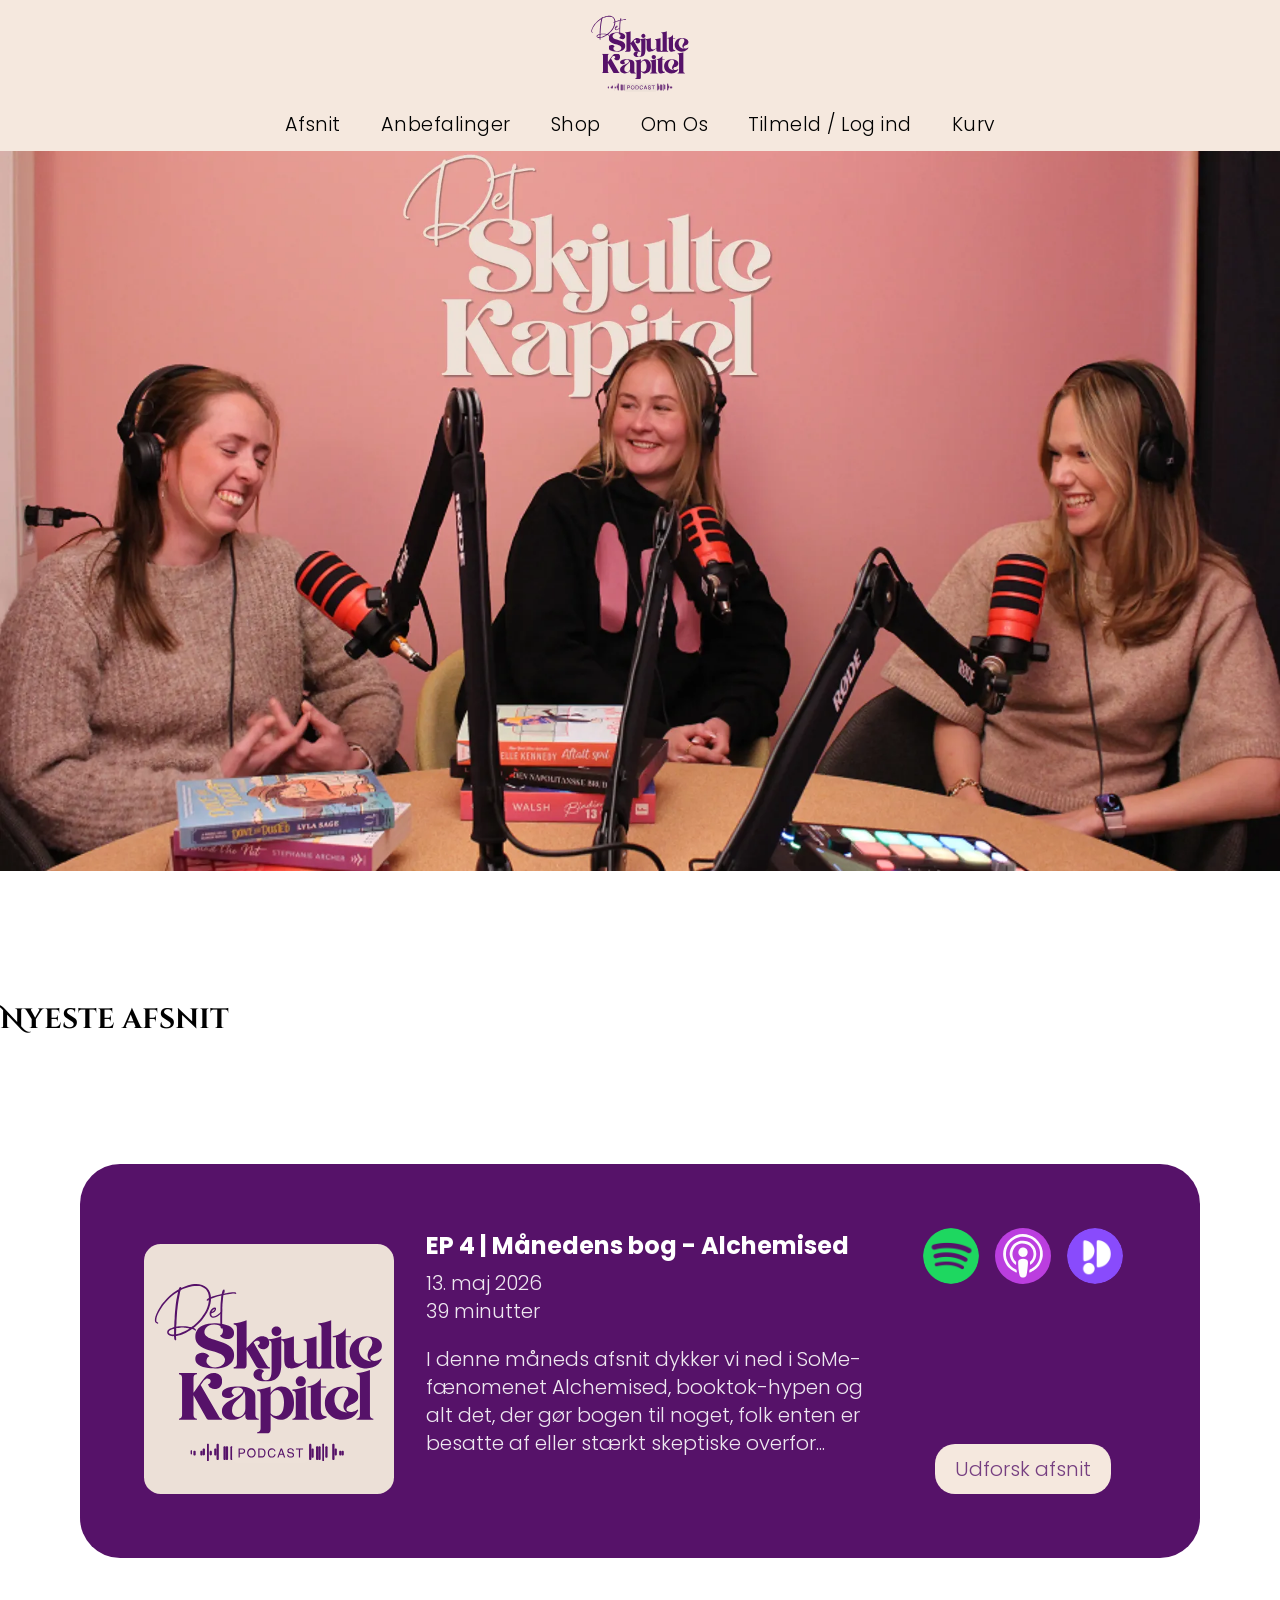
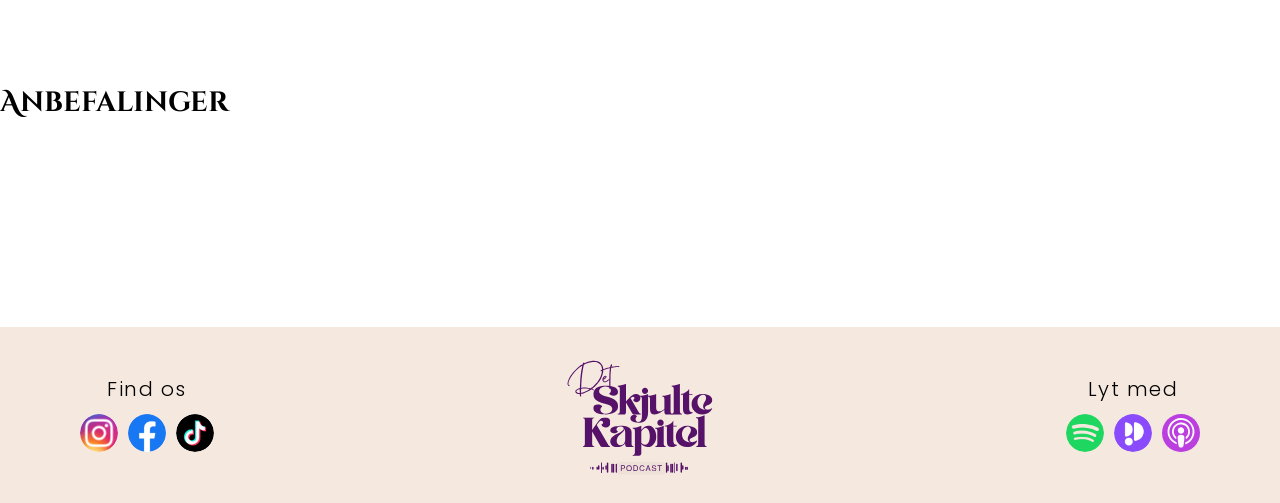
<file: index.html>
<!doctype html>
<html lang="da">
  <head>
    <meta charset="UTF-8" />
    <meta name="viewport" content="width=device-width, initial-scale=1.0" />
    <title>Det Skjulte Kapitel</title>
    <link rel="stylesheet" href="css/general.css" />
    <link rel="stylesheet" href="css/fonts.css" />
    <link rel="stylesheet" href="css/custom.css" />
    <link rel="stylesheet" href="css/index.css" />
    <link rel="icon" href="img/favicon.svg" type="image/svg+xml" />
  </head>
  <body>
    <header>
      <div class="header-desktop">
        <a href="index.html" class="header-logo">
          <img src="img/Logo.svg" alt="Det Skjulte Kapitel logo" class="logo-img" />
        </a>
        <nav class="header-nav">
          <ul class="nav-list">
            <li><a href="afsnit.html">Afsnit</a></li>
            <li><a href="anbefalinger.html">Anbefalinger</a></li>
            <li><a href="shop.html">Shop</a></li>
            <li><a href="omOs.html">Om Os</a></li>
            <li><a href="login.html">Tilmeld / Log ind</a></li>
            <li>
              <a href="kurv.html" class="kurv-link">Kurv<span class="kurv-badge"></span></a>
            </li>
          </ul>
        </nav>
      </div>

      <div class="header-mobile">
        <a href="index.html" class="header-logo">
          <img src="img/Logo.svg" alt="Det Skjulte Kapitel" class="logo-img" />
        </a>
        <button class="hamburger" id="menuToggle">
          <span></span>
          <span></span>
          <span></span>
        </button>
      </div>
      <nav class="mobile-menu" id="mobileMenu">
        <a href="afsnit.html">Afsnit</a>
        <a href="anbefalinger.html">Anbefalinger</a>
        <a href="shop.html">Shop</a>
        <a href="omOs.html">Om Os</a>
        <a href="login.html">Tilmeld / Log ind</a>
        <a href="kurv.html" class="kurv-link">Kurv<span class="kurv-badge"></span></a>
      </nav>
    </header>

    <main>
      <img src="img/Hero.webp" alt="Billede af tre kvinder i et podcast studie, der griner" />
      <h2>Nyeste afsnit</h2>

      <section class="afsnit-kort">
        <img class="afsnit-cover" src="img/LogoBeigeBaggrund.svg" alt="cover" />

        <div class="afsnit-info1">
          <h3>EP 4 | Månedens bog - Alchemised</h3>
          <p>13. maj 2026</p>
          <p>39 minutter</p>
          <p class="afsnit-beskrivelse">I denne måneds afsnit dykker vi ned i SoMe-fænomenet Alchemised, booktok-hypen og alt det, der gør bogen til noget, folk enten er besatte af eller stærkt skeptiske overfor...</p>
        </div>

        <div class="afsnit-ikoner">
          <div class="afsnit-ikoner-top">
            <a href="https://open.spotify.com/show/3m8Jab1IPtWVq0r0YH2QnV" target="_blank"><img src="img/Spotify.svg" alt="Spotify" /></a>
            <a href="https://podcasts.apple.com/dk/podcast/det-skjulte-kapitel/id1886661915" target="_blank"><img src="img/applepodcast.svg" alt="Apple Podcast" /></a>
            <a href="https://open.podimo.com/podcast/a7241b3f-1531-4056-aa6a-d502dbbe5295" target="_blank"><img src="img/Podimo.svg" alt="Podimo logo" /></a>
          </div>
          <div class="afsnit-btn">
            <a href="afsnitSingleview.html?id=4" class="btn">Udforsk afsnit</a>
          </div>
        </div>
      </section>
      <h2>Anbefalinger</h2>
      <section class="grid1"></section>
    </main>

    <footer>
      <div class="footer-inner">
        <a href="index.html" class="footer-logo">
          <img src="img/Logo.svg" alt="Det Skjulte Kapitel" class="logo-img-footer" />
        </a>

        <div class="footer-bottom-row">
          <div class="footer-social">
            <span class="footer-label">Find os</span>
            <div class="social-icons">
              <a href="https://www.instagram.com/detskjultekapitel/" target="_blank"><img src="img/Instagram.svg" alt="Instagram" /></a>
              <a href="https://www.facebook.com/profile.php?id=61585024211420" target="_blank"><img src="img/Facebook.svg" alt="Facebook" /></a>
              <a href="https://www.tiktok.com/@detskjultekapitel" target="_blank"><img src="img/TikTok.svg" alt="TikTok" /></a>
            </div>
          </div>

          <div class="footer-listen">
            <span class="footer-label">Lyt med</span>
            <div class="social-icons">
              <a href="https://open.spotify.com/show/3m8Jab1IPtWVq0r0YH2QnV" target="_blank"><img src="img/Spotify.svg" alt="Spotify" /></a>
              <a href="https://open.podimo.com/podcast/a7241b3f-1531-4056-aa6a-d502dbbe5295" target="_blank"><img src="img/Podimo.svg" alt="Podimo" /></a>
              <a href="https://podcasts.apple.com/dk/podcast/det-skjulte-kapitel/id1886661915" target="_blank"><img class="apple" src="img/applepodcast.svg" alt="Apple Podcast" /></a>
            </div>
          </div>
        </div>
      </div>
    </footer>
    <script src="js/burger.js"></script>
    <script src="js/index.js"></script>
    <script src="js/kurvBadge.js"></script>
  </body>
</html>
</file>
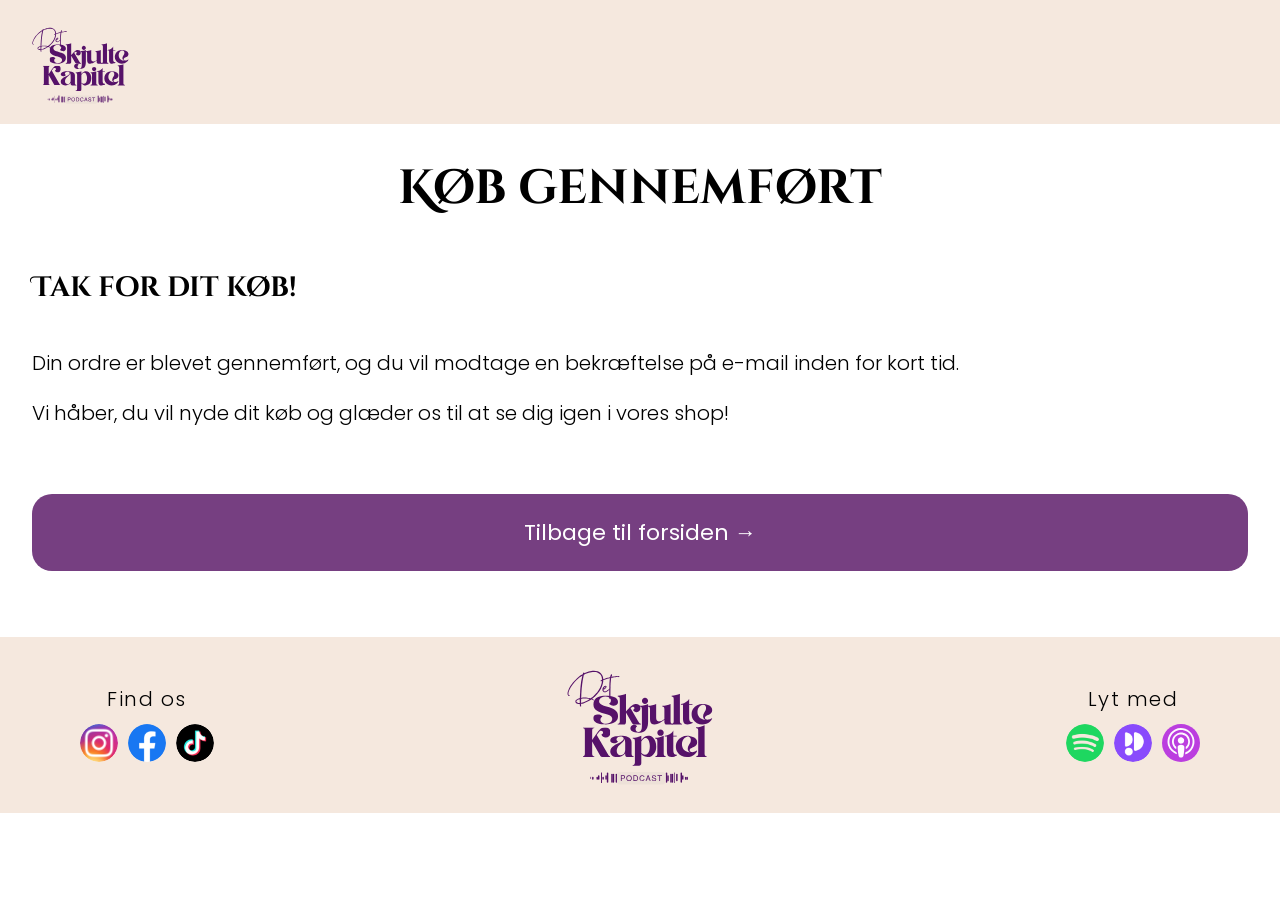
<file: afsluttet.html>
<!doctype html>
<html lang="da">
  <head>
    <meta charset="UTF-8" />
    <meta name="viewport" content="width=device-width, initial-scale=1.0" />
    <title>Det Skjulte Kapitel</title>
    <link rel="stylesheet" href="css/general.css" />
    <link rel="stylesheet" href="css/fonts.css" />
    <link rel="stylesheet" href="css/custom.css" />
    <link rel="stylesheet" href="css/forms.css" />
    <link rel="icon" href="img/favicon.svg" type="image/svg+xml" />
  </head>
  <body>
    <header>
      <div class="header-desktop">
        <a href="index.html" class="header-logo">
          <img src="img/Logo.svg" alt="Det Skjulte Kapitel logo" class="logo-img" />
        </a>
      </div>

      <div class="header-mobile">
        <a href="index.html" class="header-logo">
          <img src="img/Logo.svg" alt="Det Skjulte Kapitel" class="logo-img" />
        </a>
      </div>
    </header>
    <main>
      <section class="afsluttet-section">
        <h1>Køb gennemført</h1>
        <h2>Tak for dit køb!</h2>
        <p>Din ordre er blevet gennemført, og du vil modtage en bekræftelse på e-mail inden for kort tid.</p>
        <p>Vi håber, du vil nyde dit køb og glæder os til at se dig igen i vores shop!</p>
        <a href="index.html" class="kob-btn">Tilbage til forsiden →</a>
      </section>
    </main>
    <footer>
      <div class="footer-inner">
        <a href="index.html" class="footer-logo">
          <img src="img/Logo.svg" alt="Det Skjulte Kapitel" class="logo-img-footer" />
        </a>

        <div class="footer-bottom-row">
          <div class="footer-social">
            <span class="footer-label">Find os</span>
            <div class="social-icons">
              <a href="https://www.instagram.com/detskjultekapitel/" target="_blank"><img src="img/Instagram.svg" alt="Instagram" /></a>
              <a href="https://www.facebook.com/profile.php?id=61585024211420" target="_blank"><img src="img/Facebook.svg" alt="Facebook" /></a>
              <a href="https://www.tiktok.com/@detskjultekapitel" target="_blank"><img src="img/TikTok.svg" alt="TikTok" /></a>
            </div>
          </div>

          <div class="footer-listen">
            <span class="footer-label">Lyt med</span>
            <div class="social-icons">
              <a href="https://open.spotify.com/show/3m8Jab1IPtWVq0r0YH2QnV" target="_blank"><img src="img/Spotify.svg" alt="Spotify" /></a>
              <a href="https://open.podimo.com/podcast/a7241b3f-1531-4056-aa6a-d502dbbe5295" target="_blank"><img src="img/Podimo.svg" alt="Podimo" /></a>
              <a href="https://podcasts.apple.com/dk/podcast/det-skjulte-kapitel/id1886661915" target="_blank"><img class="apple" src="img/applepodcast.svg" alt="Apple Podcast" /></a>
            </div>
          </div>
        </div>
      </div>
    </footer>
    <script src="js/burger.js"></script>
    <script src="js/koeb.js"></script>
    <script src="js/kurvBadge.js"></script>
  </body>
</html>
</file>
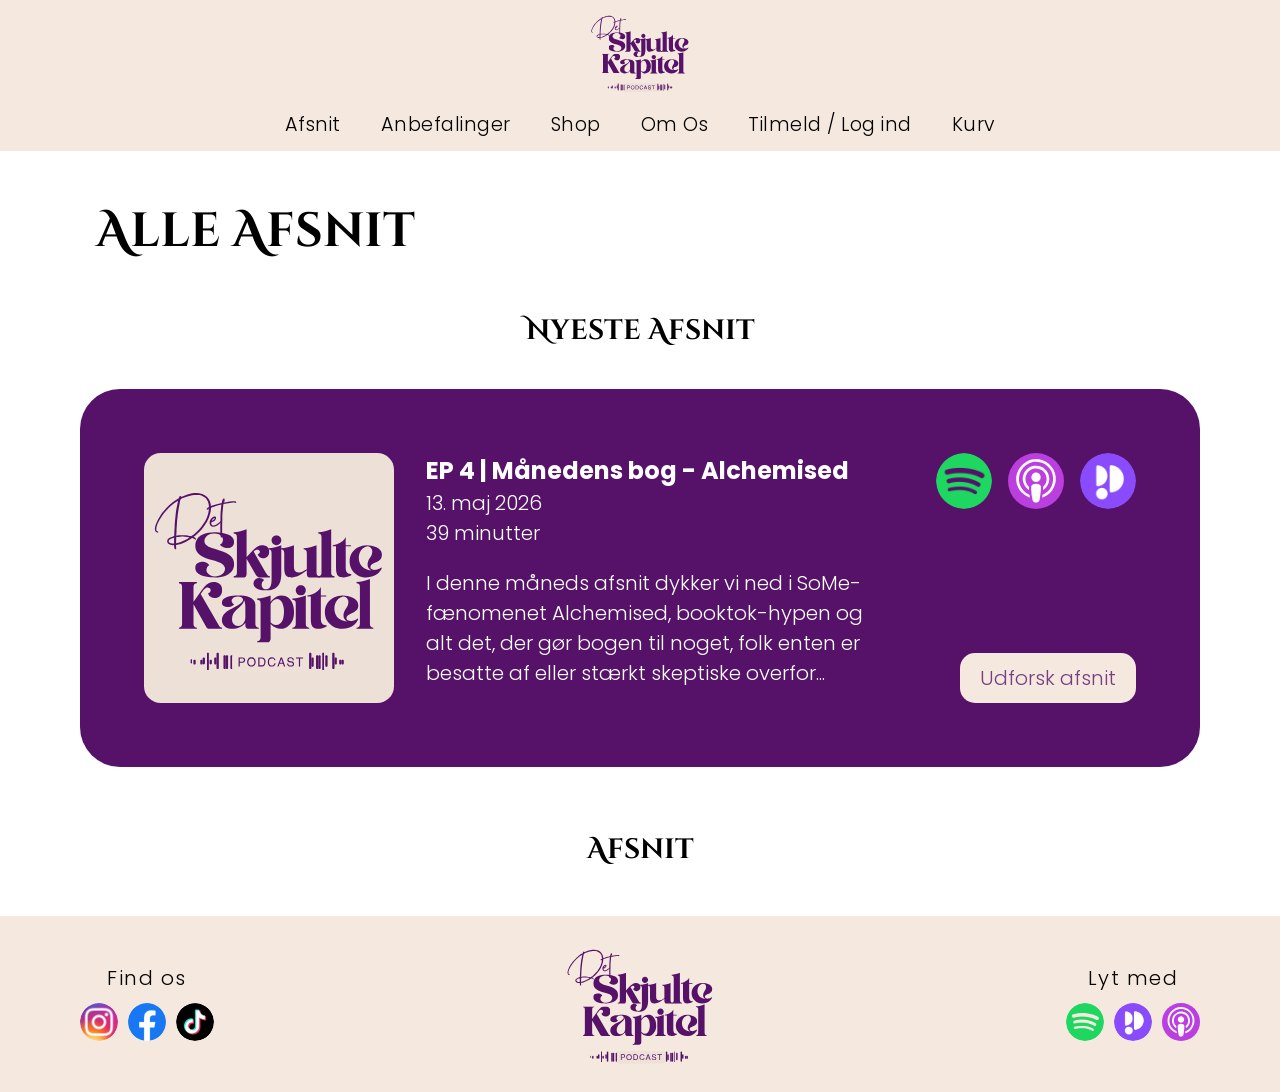
<file: afsnit.html>
<!doctype html>
<html lang="da">
  <head>
    <meta charset="UTF-8" />
    <meta name="viewport" content="width=device-width, initial-scale=1.0" />
    <title>Det Skjulte Kapitel</title>
    <link rel="stylesheet" href="css/general.css" />
    <link rel="stylesheet" href="css/fonts.css" />
    <link rel="stylesheet" href="css/custom.css" />
    <link rel="stylesheet" href="css/afsnit.css" />
    <link rel="icon" href="img/favicon.svg" type="image/svg+xml" />
  </head>
  <body>
    <header>
      <div class="header-desktop">
        <a href="index.html" class="header-logo">
          <img src="img/Logo.svg" alt="Det Skjulte Kapitel logo" class="logo-img" />
        </a>
        <nav class="header-nav">
          <ul class="nav-list">
            <li><a href="afsnit.html">Afsnit</a></li>
            <li><a href="anbefalinger.html">Anbefalinger</a></li>
            <li><a href="shop.html">Shop</a></li>
            <li><a href="omOs.html">Om Os</a></li>
            <li><a href="login.html">Tilmeld / Log ind</a></li>
            <li>
              <a href="kurv.html" class="kurv-link">Kurv<span class="kurv-badge"></span></a>
            </li>
          </ul>
        </nav>
      </div>

      <div class="header-mobile">
        <a href="index.html" class="header-logo">
          <img src="img/Logo.svg" alt="Det Skjulte Kapitel" class="logo-img" />
        </a>
        <button class="hamburger" id="menuToggle">
          <span></span>
          <span></span>
          <span></span>
        </button>
      </div>
      <nav class="mobile-menu" id="mobileMenu">
        <a href="afsnit.html">Afsnit</a>
        <a href="anbefalinger.html">Anbefalinger</a>
        <a href="shop.html">Shop</a>
        <a href="omOs.html">Om Os</a>
        <a href="login.html">Tilmeld / Log ind</a>
        <a href="kurv.html" class="kurv-link">Kurv<span class="kurv-badge"></span></a>
      </nav>
    </header>
    <main>
      <h1>Alle Afsnit</h1>
      <h2>Nyeste Afsnit</h2>
      <section class="afsnit-kort">
        <img class="afsnit-cover" src="img/LogoBeigeBaggrund.svg" alt="cover" />

        <div class="afsnit-info1">
          <h3>EP 4 | Månedens bog - Alchemised</h3>
          <p>13. maj 2026</p>
          <p>39 minutter</p>
          <p class="afsnit-beskrivelse">I denne måneds afsnit dykker vi ned i SoMe-fænomenet Alchemised, booktok-hypen og alt det, der gør bogen til noget, folk enten er besatte af eller stærkt skeptiske overfor...</p>
        </div>

        <div class="afsnit-ikoner">
          <div class="afsnit-ikoner-top">
            <a href="https://open.spotify.com/show/3m8Jab1IPtWVq0r0YH2QnV" target="_blank"><img src="img/Spotify.svg" alt="Spotify" /></a>
            <a href="https://podcasts.apple.com/dk/podcast/det-skjulte-kapitel/id1886661915" target="_blank"><img src="img/applepodcast.svg" alt="Apple Podcast" /></a>
            <a href="https://open.podimo.com/podcast/a7241b3f-1531-4056-aa6a-d502dbbe5295" target="_blank"><img src="img/Podimo.svg" alt="Podimo logo" /></a>
          </div>
          <div class="afsnit-btn1">
            <a href="afsnitSingleview.html?id=4" class="btn1">Udforsk afsnit</a>
          </div>
        </div>
      </section>
      <h2>Afsnit</h2>
      <section class="afsnit" id="afsnit"></section>
    </main>
    <footer>
      <div class="footer-inner">
        <a href="index.html" class="footer-logo">
          <img src="img/Logo.svg" alt="Det Skjulte Kapitel" class="logo-img-footer" />
        </a>

        <div class="footer-bottom-row">
          <div class="footer-social">
            <span class="footer-label">Find os</span>
            <div class="social-icons">
              <a href="https://www.instagram.com/detskjultekapitel/" target="_blank"><img src="img/Instagram.svg" alt="Instagram" /></a>
              <a href="https://www.facebook.com/profile.php?id=61585024211420" target="_blank"><img src="img/Facebook.svg" alt="Facebook" /></a>
              <a href="https://www.tiktok.com/@detskjultekapitel" target="_blank"><img src="img/TikTok.svg" alt="TikTok" /></a>
            </div>
          </div>

          <div class="footer-listen">
            <span class="footer-label">Lyt med</span>
            <div class="social-icons">
              <a href="https://open.spotify.com/show/3m8Jab1IPtWVq0r0YH2QnV" target="_blank"><img src="img/Spotify.svg" alt="Spotify" /></a>
              <a href="https://open.podimo.com/podcast/a7241b3f-1531-4056-aa6a-d502dbbe5295" target="_blank"><img src="img/Podimo.svg" alt="Podimo" /></a>
              <a href="https://podcasts.apple.com/dk/podcast/det-skjulte-kapitel/id1886661915" target="_blank"><img class="apple" src="img/applepodcast.svg" alt="Apple Podcast" /></a>
            </div>
          </div>
        </div>
      </div>
    </footer>
    <script src="js/burger.js"></script>
    <script src="js/afsnit.js"></script>
    <script src="js/kurvBadge.js"></script>
  </body>
</html>
</file>
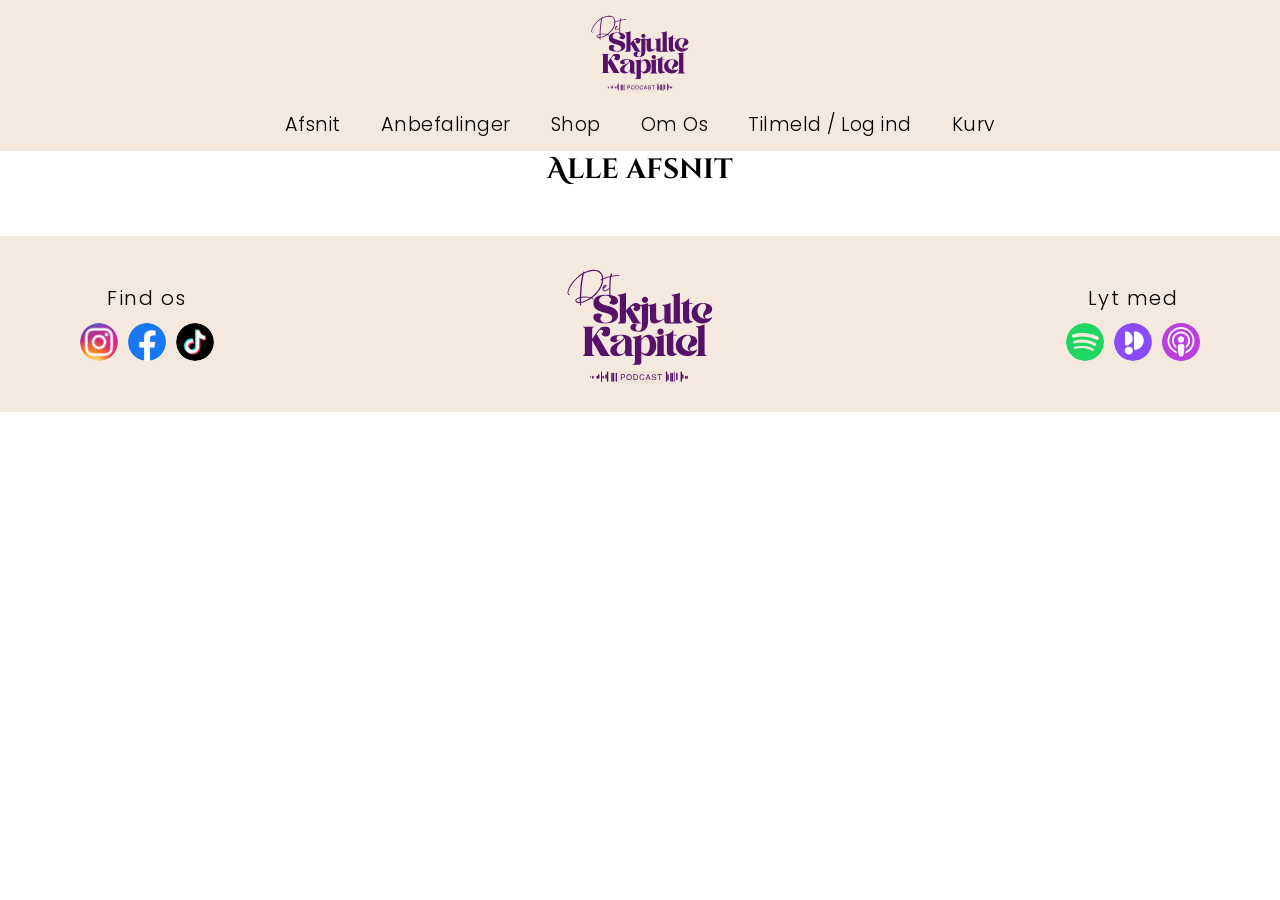
<file: afsnitSingleview.html>
<!doctype html>
<html lang="da">
  <head>
    <meta charset="UTF-8" />
    <meta name="viewport" content="width=device-width, initial-scale=1.0" />
    <title>Det Skjulte Kapitel</title>
    <link rel="stylesheet" href="css/general.css" />
    <link rel="stylesheet" href="css/fonts.css" />
    <link rel="stylesheet" href="css/custom.css" />
    <link rel="stylesheet" href="css/afsnitSingleview.css" />
    <link rel="icon" href="img/favicon.svg" type="image/svg+xml" />
  </head>
  <body>
    <header>
      <div class="header-desktop">
        <a href="index.html" class="header-logo">
          <img src="img/Logo.svg" alt="Det Skjulte Kapitel logo" class="logo-img" />
        </a>
        <nav class="header-nav">
          <ul class="nav-list">
            <li><a href="afsnit.html">Afsnit</a></li>
            <li><a href="anbefalinger.html">Anbefalinger</a></li>
            <li><a href="shop.html">Shop</a></li>
            <li><a href="omOs.html">Om Os</a></li>
            <li><a href="login.html">Tilmeld / Log ind</a></li>
            <li>
              <a href="kurv.html" class="kurv-link">Kurv<span class="kurv-badge"></span></a>
            </li>
          </ul>
        </nav>
      </div>

      <div class="header-mobile">
        <a href="index.html" class="header-logo">
          <img src="img/Logo.svg" alt="Det Skjulte Kapitel" class="logo-img" />
        </a>
        <button class="hamburger" id="menuToggle">
          <span></span>
          <span></span>
          <span></span>
        </button>
      </div>
      <nav class="mobile-menu" id="mobileMenu">
        <a href="afsnit.html">Afsnit</a>
        <a href="anbefalinger.html">Anbefalinger</a>
        <a href="shop.html">Shop</a>
        <a href="omOs.html">Om Os</a>
        <a href="login.html">Tilmeld / Log ind</a>
        <a href="kurv.html" class="kurv-link">Kurv<span class="kurv-badge"></span></a>
      </nav>
    </header>
    <main>
      <section class="afsnit" id="singleview"></section>

      <h2>Alle afsnit</h2>

      <section class="alle-afsnit" id="alle-afsnit"></section>
    </main>
    <footer>
      <div class="footer-inner">
        <a href="index.html" class="footer-logo">
          <img src="img/Logo.svg" alt="Det Skjulte Kapitel" class="logo-img-footer" />
        </a>

        <div class="footer-bottom-row">
          <div class="footer-social">
            <span class="footer-label">Find os</span>
            <div class="social-icons">
              <a href="https://www.instagram.com/detskjultekapitel/" target="_blank"><img src="img/Instagram.svg" alt="Instagram" /></a>
              <a href="https://www.facebook.com/profile.php?id=61585024211420" target="_blank"><img src="img/Facebook.svg" alt="Facebook" /></a>
              <a href="https://www.tiktok.com/@detskjultekapitel" target="_blank"><img src="img/TikTok.svg" alt="TikTok" /></a>
            </div>
          </div>

          <div class="footer-listen">
            <span class="footer-label">Lyt med</span>
            <div class="social-icons">
              <a href="https://open.spotify.com/show/3m8Jab1IPtWVq0r0YH2QnV" target="_blank"><img src="img/Spotify.svg" alt="Spotify" /></a>
              <a href="https://open.podimo.com/podcast/a7241b3f-1531-4056-aa6a-d502dbbe5295" target="_blank"><img src="img/Podimo.svg" alt="Podimo" /></a>
              <a href="https://podcasts.apple.com/dk/podcast/det-skjulte-kapitel/id1886661915" target="_blank"><img class="apple" src="img/applepodcast.svg" alt="Apple Podcast" /></a>
            </div>
          </div>
        </div>
      </div>
    </footer>
    <script src="js/burger.js"></script>
    <script src="js/afsnitSingleview.js"></script>
    <script src="js/kurvBadge.js"></script>
  </body>
</html>
</file>
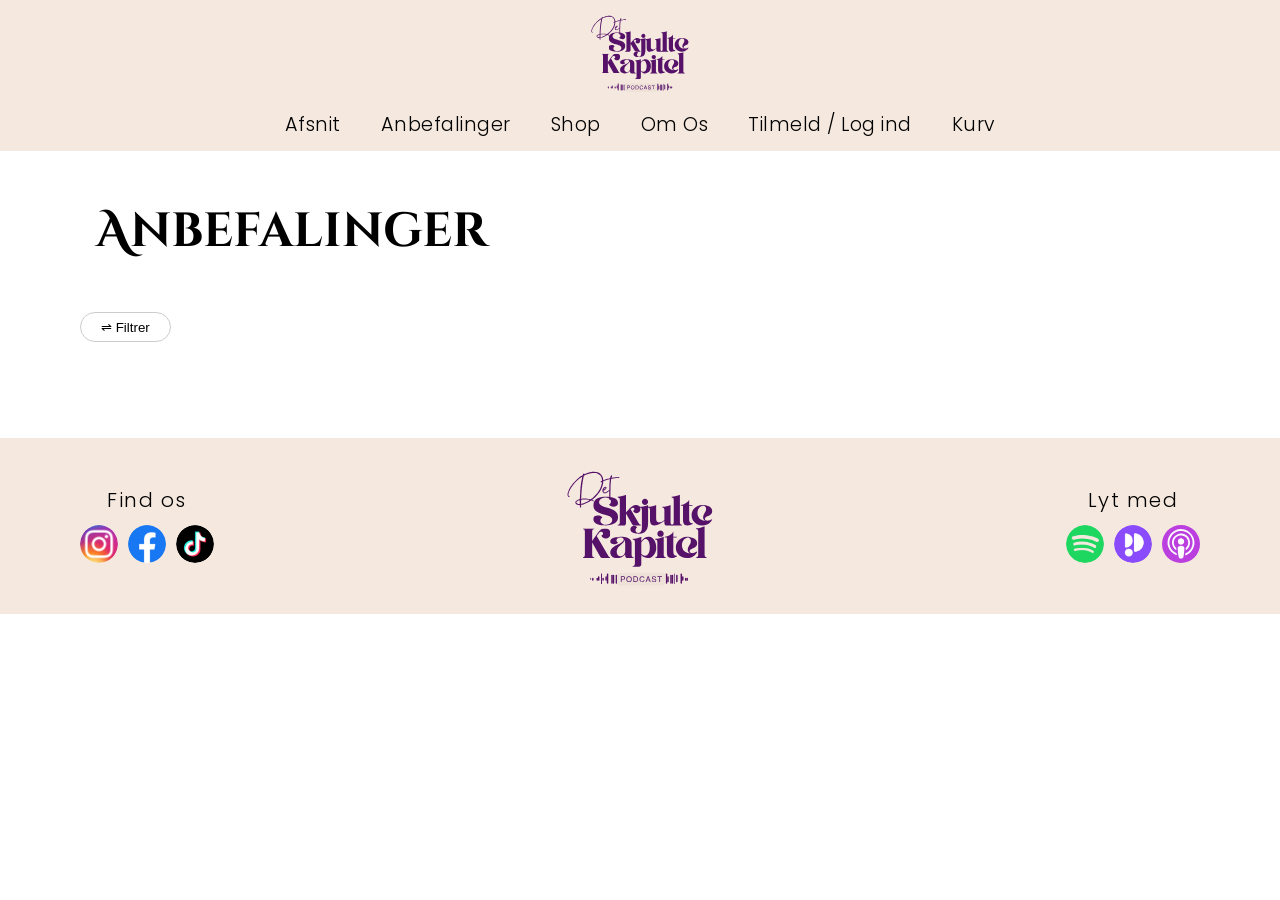
<file: anbefalinger.html>
<!doctype html>
<html lang="da">
  <head>
    <meta charset="UTF-8" />
    <meta name="viewport" content="width=device-width, initial-scale=1.0" />
    <title>Det Skjulte Kapitel</title>
    <link rel="stylesheet" href="css/general.css" />
    <link rel="stylesheet" href="css/fonts.css" />
    <link rel="stylesheet" href="css/custom.css" />
    <link rel="stylesheet" href="css/anbefalinger.css" />
    <link rel="icon" href="img/favicon.svg" type="image/svg+xml" />
  </head>
  <body>
    <header>
      <div class="header-desktop">
        <a href="index.html" class="header-logo">
          <img src="img/Logo.svg" alt="Det Skjulte Kapitel logo" class="logo-img" />
        </a>
        <nav class="header-nav">
          <ul class="nav-list">
            <li><a href="afsnit.html">Afsnit</a></li>
            <li><a href="anbefalinger.html">Anbefalinger</a></li>
            <li><a href="shop.html">Shop</a></li>
            <li><a href="omOs.html">Om Os</a></li>
            <li><a href="login.html">Tilmeld / Log ind</a></li>
            <li>
              <a href="kurv.html" class="kurv-link">Kurv<span class="kurv-badge"></span></a>
            </li>
          </ul>
        </nav>
      </div>

      <div class="header-mobile">
        <a href="index.html" class="header-logo">
          <img src="img/Logo.svg" alt="Det Skjulte Kapitel" class="logo-img" />
        </a>
        <button class="hamburger" id="menuToggle">
          <span></span>
          <span></span>
          <span></span>
        </button>
      </div>
      <nav class="mobile-menu" id="mobileMenu">
        <a href="afsnit.html">Afsnit</a>
        <a href="anbefalinger.html">Anbefalinger</a>
        <a href="shop.html">Shop</a>
        <a href="omOs.html">Om Os</a>
        <a href="login.html">Tilmeld / Log ind</a>
        <a href="kurv.html" class="kurv-link">Kurv<span class="kurv-badge"></span></a>
      </nav>
    </header>

    <main>
      <h1>Anbefalinger</h1>

      <div class="filter-wrapper">
        <button class="filter-btn" id="filterToggle">⇌ Filtrer</button>

        <div class="filter-panel" id="filterPanel">
          <div class="filter-header">
            <p>Filtrer</p>
            <button id="filterLuk">✕</button>
          </div>
          <hr />
          <p class="filter-alle" data-type="alle" data-filter="alle">Alle</p>
          <hr />

          <div class="filter-gruppe">
            <p class="filter-titel" data-target="genreValg">Genre</p>
            <hr />
            <div class="filter-valg" id="genreValg">
              <p data-type="genre" data-filter="Romance">Romance</p>
              <p data-type="genre" data-filter="Fantasy">Fantasy</p>
              <p data-type="genre" data-filter="Romantasy">Romantasy</p>
              <hr />
            </div>
          </div>

          <div class="filter-gruppe">
            <p class="filter-titel" data-target="forfatterValg">Forfatter</p>
            <hr />
            <div class="filter-valg" id="forfatterValg">
              <p data-type="forfatter" data-filter="Elle Kennedy">Elle Kennedy</p>
              <p data-type="forfatter" data-filter="Lyla Sage">Lyla Sage</p>
              <p data-type="forfatter" data-filter="Elsie Silver">Elsie Silver</p>
              <hr />
            </div>
          </div>

          <div class="filter-gruppe">
            <p class="filter-titel" data-target="anbefalerValg">Hvem Anbefaler</p>
            <hr />
            <div class="filter-valg" id="anbefalerValg">
              <p data-type="anbefaler" data-filter="Freja">Freja</p>
              <p data-type="anbefaler" data-filter="Laura">Laura</p>
              <p data-type="anbefaler" data-filter="Daniella">Daniella</p>
              <hr />
            </div>
          </div>
        </div>
      </div>

      <section class="grid"></section>
    </main>
    <footer>
      <div class="footer-inner">
        <a href="index.html" class="footer-logo">
          <img src="img/Logo.svg" alt="Det Skjulte Kapitel" class="logo-img-footer" />
        </a>

        <div class="footer-bottom-row">
          <div class="footer-social">
            <span class="footer-label">Find os</span>
            <div class="social-icons">
              <a href="https://www.instagram.com/detskjultekapitel/" target="_blank"><img src="img/Instagram.svg" alt="Instagram" /></a>
              <a href="https://www.facebook.com/profile.php?id=61585024211420" target="_blank"><img src="img/Facebook.svg" alt="Facebook" /></a>
              <a href="https://www.tiktok.com/@detskjultekapitel" target="_blank"><img src="img/TikTok.svg" alt="TikTok" /></a>
            </div>
          </div>

          <div class="footer-listen">
            <span class="footer-label">Lyt med</span>
            <div class="social-icons">
              <a href="https://open.spotify.com/show/3m8Jab1IPtWVq0r0YH2QnV" target="_blank"><img src="img/Spotify.svg" alt="Spotify" /></a>
              <a href="https://open.podimo.com/podcast/a7241b3f-1531-4056-aa6a-d502dbbe5295" target="_blank"><img src="img/Podimo.svg" alt="Podimo" /></a>
              <a href="https://podcasts.apple.com/dk/podcast/det-skjulte-kapitel/id1886661915" target="_blank"><img class="apple" src="img/applepodcast.svg" alt="Apple Podcast" /></a>
            </div>
          </div>
        </div>
      </div>
    </footer>
    <script src="js/burger.js"></script>
    <script src="js/anbefalinger.js"></script>
    <script src="js/kurvBadge.js"></script>
  </body>
</html>
</file>
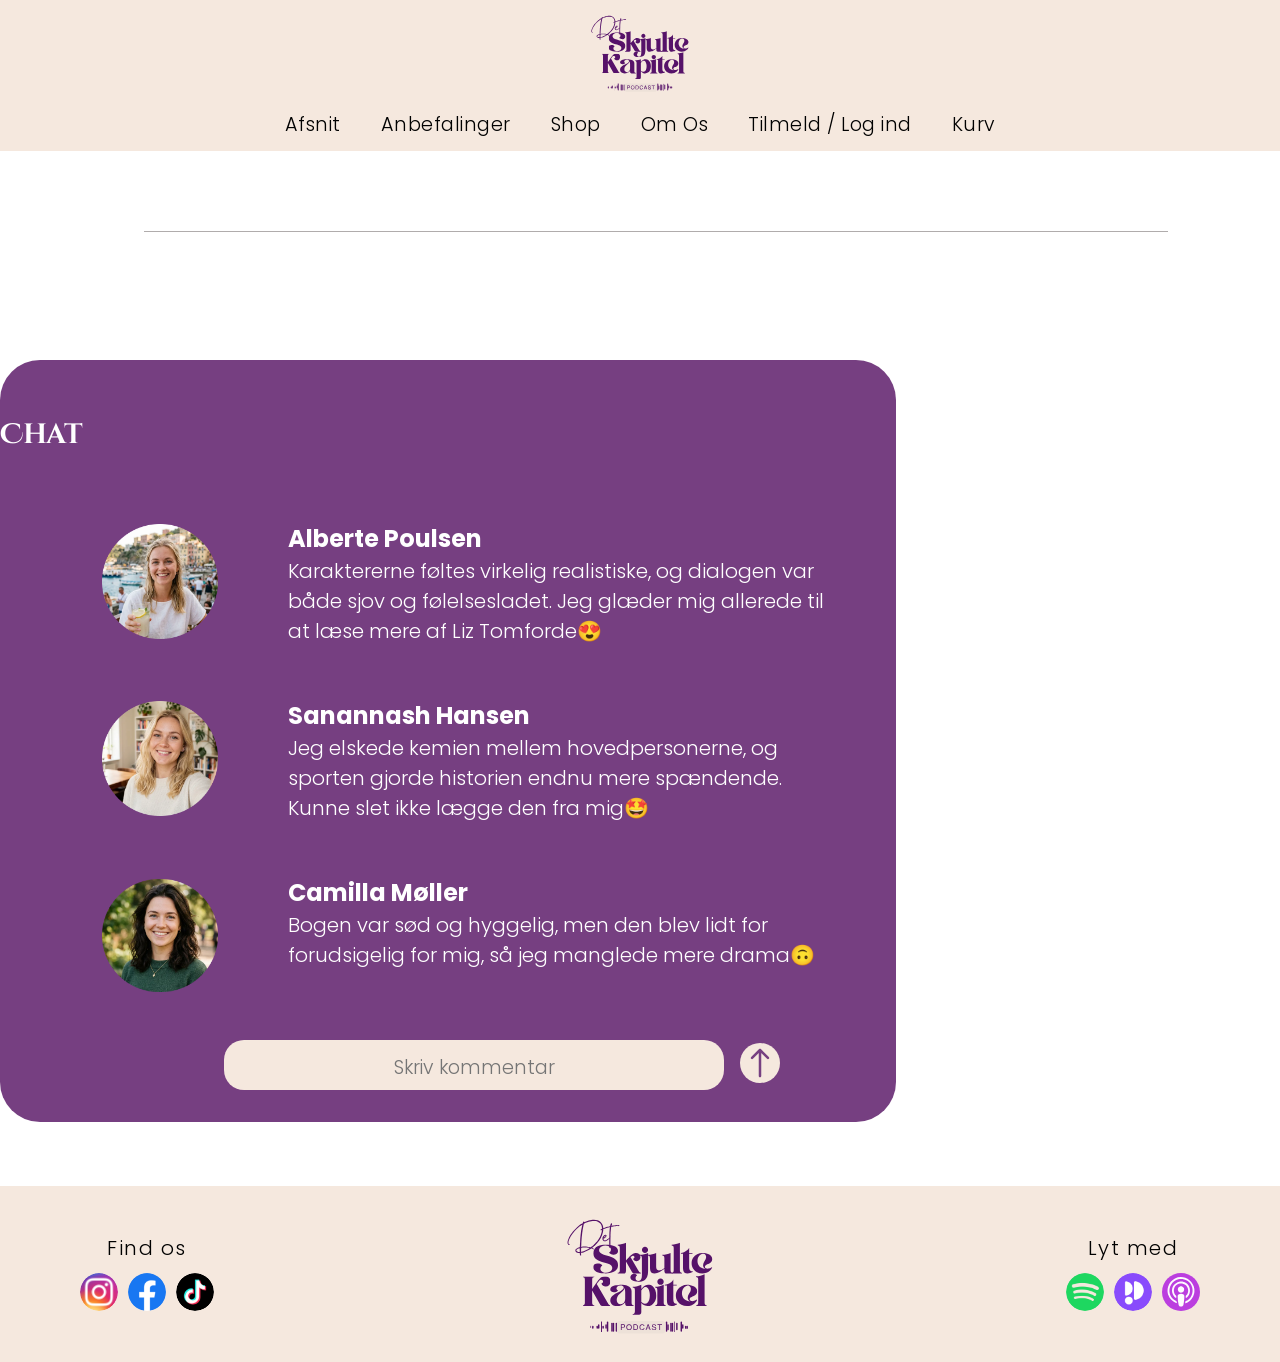
<file: anbefalingerSingleview.html>
<!doctype html>
<html lang="da">
  <head>
    <meta charset="UTF-8" />
    <meta name="viewport" content="width=device-width, initial-scale=1.0" />
    <title>Det Skjulte Kapitel</title>
    <link rel="stylesheet" href="css/general.css" />
    <link rel="stylesheet" href="css/fonts.css" />
    <link rel="stylesheet" href="css/custom.css" />
    <link rel="stylesheet" href="css/anbefalinger.css" />
    <link rel="icon" href="img/favicon.svg" type="image/svg+xml" />
  </head>
  <body>
    <header>
      <div class="header-desktop">
        <a href="index.html" class="header-logo">
          <img src="img/Logo.svg" alt="Det Skjulte Kapitel logo" class="logo-img" />
        </a>
        <nav class="header-nav">
          <ul class="nav-list">
            <li><a href="afsnit.html">Afsnit</a></li>
            <li><a href="anbefalinger.html">Anbefalinger</a></li>
            <li><a href="shop.html">Shop</a></li>
            <li><a href="omOs.html">Om Os</a></li>
            <li><a href="login.html">Tilmeld / Log ind</a></li>
            <li>
              <a href="kurv.html" class="kurv-link">Kurv<span class="kurv-badge"></span></a>
            </li>
          </ul>
        </nav>
      </div>

      <div class="header-mobile">
        <a href="index.html" class="header-logo">
          <img src="img/Logo.svg" alt="Det Skjulte Kapitel" class="logo-img" />
        </a>
        <button class="hamburger" id="menuToggle">
          <span></span>
          <span></span>
          <span></span>
        </button>
      </div>
      <nav class="mobile-menu" id="mobileMenu">
        <a href="afsnit.html">Afsnit</a>
        <a href="anbefalinger.html">Anbefalinger</a>
        <a href="shop.html">Shop</a>
        <a href="omOs.html">Om Os</a>
        <a href="login.html">Tilmeld / Log ind</a>
        <a href="kurv.html" class="kurv-link">Kurv<span class="kurv-badge"></span></a>
      </nav>
    </header>

    <main>
      <section id="bogDetalje"></section>

      <hr class="kommentarStreg" />

      <section class="chatCard">
        <h2>Chat</h2>
        <div class="personKommentar">
          <div class="kommentarTekst">
            <img src="img/Alberte.webp" alt="" />
            <div>
              <h3>Alberte Poulsen</h3>
              <p>Karaktererne føltes virkelig realistiske, og dialogen var både sjov og følelsesladet. Jeg glæder mig allerede til at læse mere af Liz Tomforde😍</p>
            </div>
          </div>

          <div class="kommentarTekst">
            <img src="img/Savannah.webp" alt="" />
            <div>
              <h3>Sanannash Hansen</h3>
              <p>Jeg elskede kemien mellem hovedpersonerne, og sporten gjorde historien endnu mere spændende. Kunne slet ikke lægge den fra mig🤩</p>
            </div>
          </div>

          <div class="kommentarTekst">
            <img src="img/Camilla.webp" alt="" />
            <div>
              <h3>Camilla Møller</h3>
              <p>Bogen var sød og hyggelig, men den blev lidt for forudsigelig for mig, så jeg manglede mere drama🙃</p>
            </div>
          </div>

          <div class="kommentarer">
            <div class="skrivKommentar">
              <textarea placeholder="Skriv kommentar"></textarea>
              <a href="#"> <img src="img/ArrowUp.svg" alt="" /></a>
            </div>
          </div>
        </div>
      </section>
    </main>
    <footer>
      <div class="footer-inner">
        <a href="index.html" class="footer-logo">
          <img src="img/Logo.svg" alt="Det Skjulte Kapitel" class="logo-img-footer" />
        </a>

        <div class="footer-bottom-row">
          <div class="footer-social">
            <span class="footer-label">Find os</span>
            <div class="social-icons">
              <a href="https://www.instagram.com/detskjultekapitel/" target="_blank"><img src="img/Instagram.svg" alt="Instagram" /></a>
              <a href="https://www.facebook.com/profile.php?id=61585024211420" target="_blank"><img src="img/Facebook.svg" alt="Facebook" /></a>
              <a href="https://www.tiktok.com/@detskjultekapitel" target="_blank"><img src="img/TikTok.svg" alt="TikTok" /></a>
            </div>
          </div>

          <div class="footer-listen">
            <span class="footer-label">Lyt med</span>
            <div class="social-icons">
              <a href="https://open.spotify.com/show/3m8Jab1IPtWVq0r0YH2QnV" target="_blank"><img src="img/Spotify.svg" alt="Spotify" /></a>
              <a href="https://open.podimo.com/podcast/a7241b3f-1531-4056-aa6a-d502dbbe5295" target="_blank"><img src="img/Podimo.svg" alt="Podimo" /></a>
              <a href="https://podcasts.apple.com/dk/podcast/det-skjulte-kapitel/id1886661915" target="_blank"><img class="apple" src="img/applepodcast.svg" alt="Apple Podcast" /></a>
            </div>
          </div>
        </div>
      </div>
    </footer>
    <script src="js/burger.js"></script>
    <script src="js/anbefalinger.js"></script>
    <script src="js/kurvBadge.js"></script>
  </body>
</html>
</file>
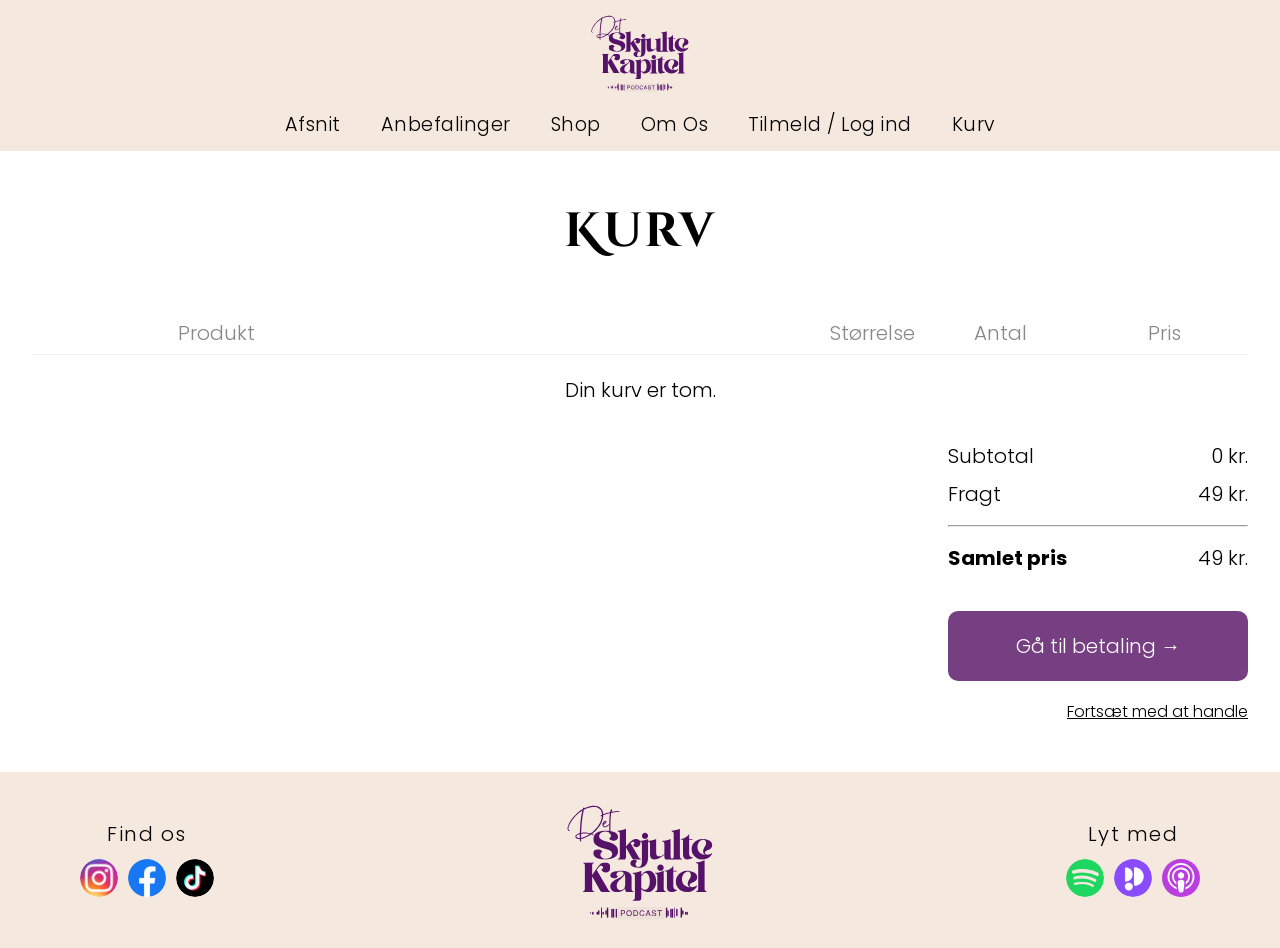
<file: koeb.html>
<!doctype html>
<html lang="da">
  <head>
    <meta charset="UTF-8" />
    <meta name="viewport" content="width=device-width, initial-scale=1.0" />
    <title>Det Skjulte Kapitel</title>
    <link rel="stylesheet" href="css/general.css" />
    <link rel="stylesheet" href="css/fonts.css" />
    <link rel="stylesheet" href="css/custom.css" />
    <link rel="stylesheet" href="css/forms.css" />
    <link rel="icon" href="img/favicon.svg" type="image/svg+xml" />
  </head>
  <body>
    <header>
      <div class="header-desktop">
        <a class="back-link" href="kurv.html">← Tilbage til kurv</a>
        <a href="index.html" class="header-logo">
          <img src="img/Logo.svg" alt="Det Skjulte Kapitel logo" class="logo-img" />
        </a>
      </div>
      <div class="header-mobile">
        <a class="back-link" href="kurv.html">← Tilbage til kurv</a>
        <a href="index.html" class="header-logo">
          <img src="img/Logo.svg" alt="Det Skjulte Kapitel logo" class="logo-img" />
        </a>
      </div>
    </header>
    <main>
      <h1>Betaling</h1>
      <section id="kob-form">
        <h2>Leverings oplysninger</h2>
        <form id="kobform">
          <div class="form-group">
            <label for="firstname">Fornavn</label>
            <input type="text" id="firstname" name="firstname" required />
            <p class="error-message">Udfyld venligst feltet</p>
          </div>
          <div class="form-group">
            <label for="lastname">Efternavn</label>
            <input type="text" name="lastname" id="lastname" required />
            <p class="error-message">Udfyld venigst feltet</p>
          </div>
          <div class="form-group right-column">
            <label for="email">E-mail</label>
            <input type="email" name="mail" id="email" required />
            <p class="error-message">Udfyld venligst feltet</p>
          </div>
          <div class="form-group right-column">
            <label for="phonenumber">Telefonnummer</label>
            <input type="tel" id="phonenumber" name="phonenumber" required />
            <p class="error-message">Udfyld venligst feltet</p>
          </div>
          <div class="form-group">
            <label for="address">Adresse</label>
            <input type="text" id="address" name="address" required />
            <p class="error-message">Udfyld venligst feltet</p>
          </div>
          <div class="form-group">
            <label for="postalcode">Postnummer</label>
            <input type="text" name="postnummer" id="postalcode" required />
            <p class="error-message">Udfyld venigst feltet</p>
          </div>
          <div class="form-group">
            <label for="city">By</label>
            <input type="text" name="city" id="city" required />
            <p class="error-message">Udfyld venligst feltet</p>
          </div>
        </form>
      </section>
      <section class="betaling-wrap">
        <h3>Vælg betalingsmetode</h3>

        <div class="radio-group" role="radiogroup">
          <label class="radio-option" onclick="selectPayment('kort')">
            <span class="radio-circle" id="circle-kort"></span>
            Kort
          </label>
          <label class="radio-option" onclick="selectPayment('mobilepay')">
            <span class="radio-circle" id="circle-mobilepay"></span>
            MobilePay
          </label>
        </div>

        <div class="checkbox-group">
          <label for="terms">
            <input type="checkbox" id="terms" name="accept-terms" value="yes" required />
            Jeg accepterer <span id="handelsbetingelser-link">handelsbetingelserne</span>
          </label>
        </div>

        <div id="handelsbetingelser-popover" class="popover">
          <div class="popover-indhold">
            <button id="luk-popover">✕</button>
            <h3>Handelsbetingelser</h3>
            <p>Alle ordrer behandles inden for 2-3 hverdage.</p>
            <p>Levering sker med PostNord til den oplyste adresse.</p>
            <p>Returret inden for 14 dage efter modtagelse.</p>
            <p>Ved spørgsmål kontakt os på detskjultekapitel@gmail.com</p>
          </div>
        </div>

        <a href="afsluttet.html" class="kob-btn" id="kobBtn">Gennemfør køb →</a>
      </section>
      <hr />
      <section class="ordreoversigt-section">
        <h3>Ordreoversigt</h3>
        <div id="ordre-produkter"></div>
        <div class="product-short">
          <span>Fragt</span>
          <span id="ordre-fragt">49 kr.</span>
        </div>
      </section>
      <hr />
      <section class="total-section">
        <div class="total">
          <span class="bold">Samlet pris</span>
          <span id="ordre-total">--- kr.</span>
        </div>
      </section>
    </main>
    <footer>
      <div class="footer-inner">
        <a href="index.html" class="footer-logo">
          <img src="img/Logo.svg" alt="Det Skjulte Kapitel" class="logo-img-footer" />
        </a>

        <div class="footer-bottom-row">
          <div class="footer-social">
            <span class="footer-label">Find os</span>
            <div class="social-icons">
              <a href="https://www.instagram.com/detskjultekapitel/" target="_blank"><img src="img/Instagram.svg" alt="Instagram" /></a>
              <a href="https://www.facebook.com/profile.php?id=61585024211420" target="_blank"><img src="img/Facebook.svg" alt="Facebook" /></a>
              <a href="https://www.tiktok.com/@detskjultekapitel" target="_blank"><img src="img/TikTok.svg" alt="TikTok" /></a>
            </div>
          </div>

          <div class="footer-listen">
            <span class="footer-label">Lyt med</span>
            <div class="social-icons">
              <a href="https://open.spotify.com/show/3m8Jab1IPtWVq0r0YH2QnV" target="_blank"><img src="img/Spotify.svg" alt="Spotify" /></a>
              <a href="https://open.podimo.com/podcast/a7241b3f-1531-4056-aa6a-d502dbbe5295" target="_blank"><img src="img/Podimo.svg" alt="Podimo" /></a>
              <a href="https://podcasts.apple.com/dk/podcast/det-skjulte-kapitel/id1886661915" target="_blank"><img class="apple" src="img/applepodcast.svg" alt="Apple Podcast" /></a>
            </div>
          </div>
        </div>
      </div>
    </footer>
    <script src="js/burger.js"></script>
    <script src="js/koeb.js"></script>
    <script src="js/kurvBadge.js"></script>
  </body>
</html>
</file>
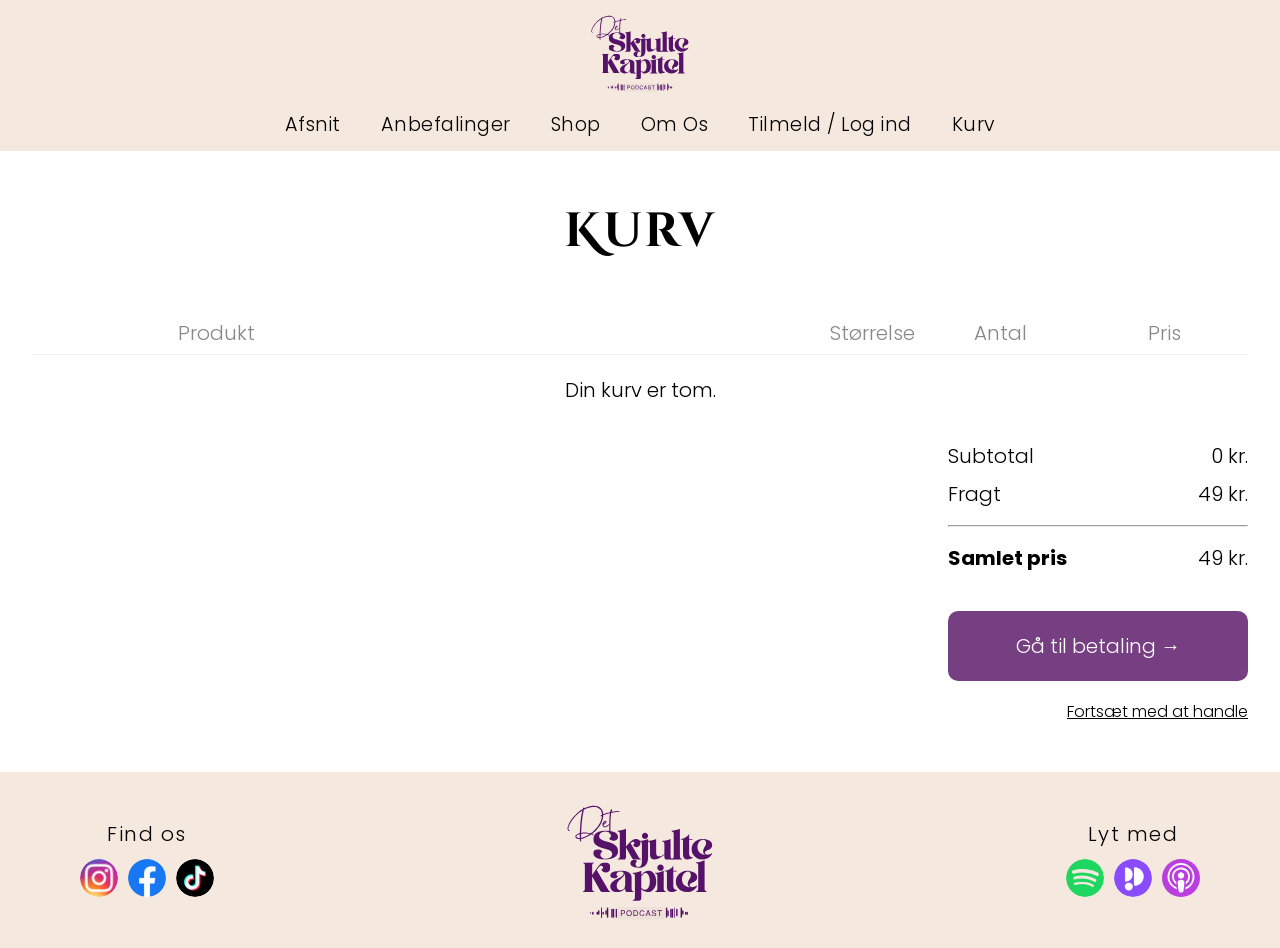
<file: kurv.html>
<!doctype html>
<html lang="da">
  <head>
    <meta charset="UTF-8" />
    <meta name="viewport" content="width=device-width, initial-scale=1.0" />
    <title>Det Skjulte Kapitel</title>
    <link rel="stylesheet" href="css/general.css" />
    <link rel="stylesheet" href="css/fonts.css" />
    <link rel="stylesheet" href="css/custom.css" />
    <link rel="stylesheet" href="css/kurv.css" />
    <link rel="icon" href="img/favicon.svg" type="image/svg+xml" />
  </head>
  <body>
    <header>
      <div class="header-desktop">
        <a href="index.html" class="header-logo">
          <img src="img/Logo.svg" alt="Det Skjulte Kapitel logo" class="logo-img" />
        </a>
        <nav class="header-nav">
          <ul class="nav-list">
            <li><a href="afsnit.html">Afsnit</a></li>
            <li><a href="anbefalinger.html">Anbefalinger</a></li>
            <li><a href="shop.html">Shop</a></li>
            <li><a href="omOs.html">Om Os</a></li>
            <li><a href="login.html">Tilmeld / Log ind</a></li>
            <li>
              <a href="kurv.html" class="kurv-link">Kurv<span class="kurv-badge"></span></a>
            </li>
          </ul>
        </nav>
      </div>

      <div class="header-mobile">
        <a href="index.html" class="header-logo">
          <img src="img/Logo.svg" alt="Det Skjulte Kapitel" class="logo-img" />
        </a>
        <button class="hamburger" id="menuToggle">
          <span></span>
          <span></span>
          <span></span>
        </button>
      </div>
      <nav class="mobile-menu" id="mobileMenu">
        <a href="afsnit.html">Afsnit</a>
        <a href="anbefalinger.html">Anbefalinger</a>
        <a href="shop.html">Shop</a>
        <a href="omOs.html">Om Os</a>
        <a href="login.html">Tilmeld / Log ind</a>
        <a href="kurv.html" class="kurv-link">Kurv<span class="kurv-badge"></span></a>
      </nav>
    </header>
    <main>
      <h1>Kurv</h1>
      <div class="kurv-header">
        <span></span>
        <span>Produkt</span>
        <span>Størrelse</span>
        <span>Antal</span>
        <span>Pris</span>
      </div>

      <div id="kurv-produkter"></div>

      <div class="kurv-total">
        <div class="total-row">
          <span>Subtotal</span>
          <span id="subtotal">--- kr.</span>
        </div>
        <div class="total-row">
          <span>Fragt</span>
          <span id="fragt">49 kr.</span>
        </div>
        <hr />
        <div class="total-row bold">
          <span>Samlet pris</span>
          <span id="samlet">--- kr.</span>
        </div>
        <a href="koeb.html" class="btn til-betaling" id="tilBetalingBtn">Gå til betaling →</a>
        <p id="kurv-error" style="display: none; color: red; text-align: center">Din kurv er tom. Tilføj produkter for at fortsætte til betaling.</p>
        <a href="shop.html" class="fortsaet-link">Fortsæt med at handle</a>
      </div>
    </main>
    <footer>
      <div class="footer-inner">
        <a href="index.html" class="footer-logo">
          <img src="img/Logo.svg" alt="Det Skjulte Kapitel" class="logo-img-footer" />
        </a>

        <div class="footer-bottom-row">
          <div class="footer-social">
            <span class="footer-label">Find os</span>
            <div class="social-icons">
              <a href="https://www.instagram.com/detskjultekapitel/" target="_blank"><img src="img/Instagram.svg" alt="Instagram" /></a>
              <a href="https://www.facebook.com/profile.php?id=61585024211420" target="_blank"><img src="img/Facebook.svg" alt="Facebook" /></a>
              <a href="https://www.tiktok.com/@detskjultekapitel" target="_blank"><img src="img/TikTok.svg" alt="TikTok" /></a>
            </div>
          </div>

          <div class="footer-listen">
            <span class="footer-label">Lyt med</span>
            <div class="social-icons">
              <a href="https://open.spotify.com/show/3m8Jab1IPtWVq0r0YH2QnV" target="_blank"><img src="img/Spotify.svg" alt="Spotify" /></a>
              <a href="https://open.podimo.com/podcast/a7241b3f-1531-4056-aa6a-d502dbbe5295" target="_blank"><img src="img/Podimo.svg" alt="Podimo" /></a>
              <a href="https://podcasts.apple.com/dk/podcast/det-skjulte-kapitel/id1886661915" target="_blank"><img class="apple" src="img/applepodcast.svg" alt="Apple Podcast" /></a>
            </div>
          </div>
        </div>
      </div>
    </footer>
    <script src="js/burger.js"></script>
    <script src="js/kurvBadge.js"></script>
    <script src="js/kurv.js"></script>
  </body>
</html>
</file>
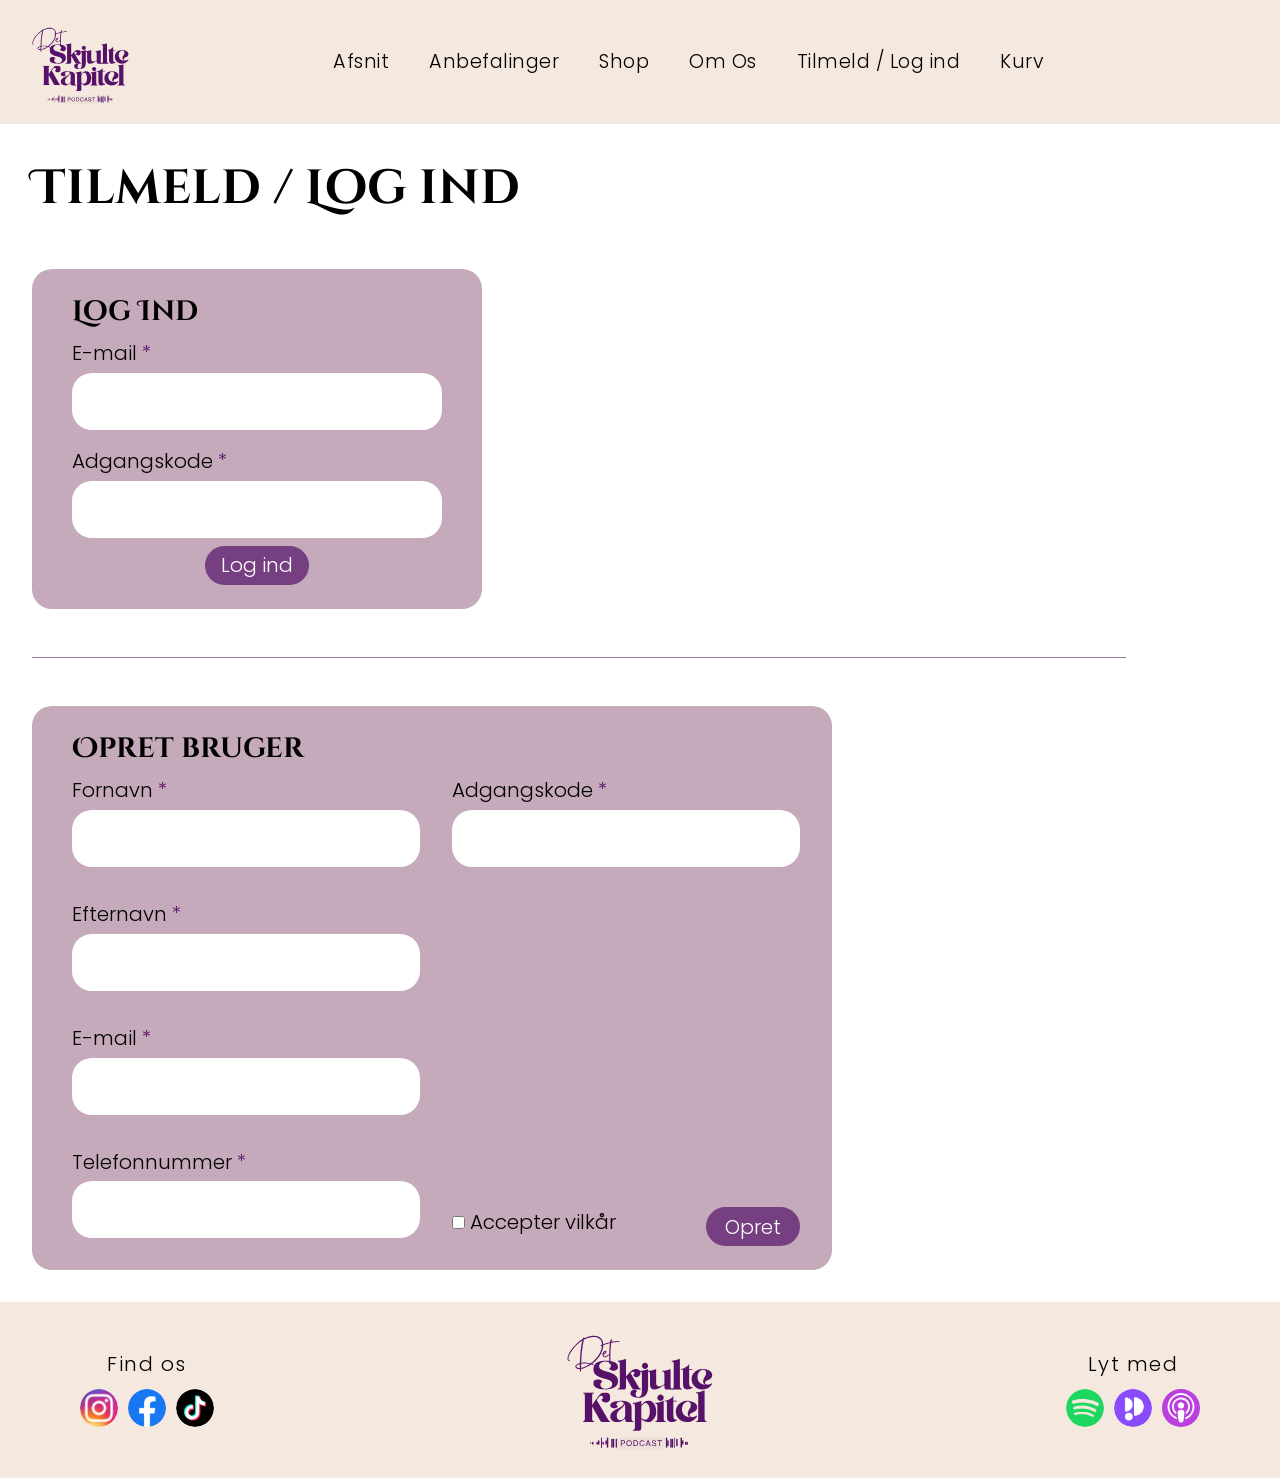
<file: login.html>
<!doctype html>
<html lang="da">
  <head>
    <meta charset="UTF-8" />
    <meta name="viewport" content="width=device-width, initial-scale=1.0" />
    <title>Det Skjulte Kapitel</title>
    <link rel="stylesheet" href="css/general.css" />
    <link rel="stylesheet" href="css/fonts.css" />
    <link rel="stylesheet" href="css/custom.css" />
    <link rel="stylesheet" href="css/forms.css" />
    <link rel="icon" href="img/favicon.svg" type="image/svg+xml" />
  </head>
  <body>
    <header>
      <div class="header-desktop">
        <a href="index.html" class="header-logo">
          <img src="img/Logo.svg" alt="Det Skjulte Kapitel logo" class="logo-img" />
        </a>
        <nav class="header-nav">
          <ul class="nav-list">
            <li><a href="afsnit.html">Afsnit</a></li>
            <li><a href="anbefalinger.html">Anbefalinger</a></li>
            <li><a href="shop.html">Shop</a></li>
            <li><a href="omOs.html">Om Os</a></li>
            <li><a href="login.html">Tilmeld / Log ind</a></li>
            <li>
              <a href="kurv.html" class="kurv-link">Kurv<span class="kurv-badge"></span></a>
            </li>
          </ul>
        </nav>
      </div>

      <div class="header-mobile">
        <a href="index.html" class="header-logo">
          <img src="img/Logo.svg" alt="Det Skjulte Kapitel" class="logo-img" />
        </a>
        <button class="hamburger" id="menuToggle">
          <span></span>
          <span></span>
          <span></span>
        </button>
      </div>
      <nav class="mobile-menu" id="mobileMenu">
        <a href="afsnit.html">Afsnit</a>
        <a href="anbefalinger.html">Anbefalinger</a>
        <a href="shop.html">Shop</a>
        <a href="omOs.html">Om Os</a>
        <a href="login.html">Tilmeld / Log ind</a>
        <a href="kurv.html" class="kurv-link">Kurv<span class="kurv-badge"></span></a>
      </nav>
    </header>
    <main>
      <h1>Tilmeld / Log ind</h1>
      <section id="login-form">
        <article id="login-info">
          <h2>Log Ind</h2>
        </article>
        <form id="loginform">
          <div class="form-group">
            <label for="email">E-mail</label>
            <input type="email" id="email" name="mail" required />
            <p class="error-message">Udfyld venligst feltet</p>
          </div>
          <div class="form-group">
            <label for="password">Adgangskode</label>
            <input type="password" id="password" name="password" required />
            <p class="error-message">Udfyld venligst feltet</p>
          </div>
        </form>
        <button class="login-btn">Log ind</button>
      </section>
      <hr />
      <section id="tilmeld-form">
        <article id="tilmeld-info">
          <h2>Opret bruger</h2>
        </article>
        <form id="tilmeldform">
          <div class="left-column">
            <div class="form-group">
              <label for="firstname">Fornavn</label>
              <input type="text" id="firstname" name="firstname" required />
              <p class="error-message">Udfyld venligst feltet</p>
            </div>
            <div class="form-group">
              <label for="lastname">Efternavn</label>
              <input type="text" id="lastname" name="lastname" required />
              <p class="error-message">Udfyld venligst feltet</p>
            </div>
            <div class="form-group">
              <label for="email">E-mail</label>
              <input type="email" id="email" name="mail" required />
              <p class="error-message">Udfyld venligst feltet</p>
            </div>
            <div class="form-group">
              <label for="phonenumber">Telefonnummer</label>
              <input type="tel" id="phonenumber" name="phonenumber" required />
              <p class="error-message">Udfyld venligst feltet</p>
            </div>
          </div>
          <div class="right-column">
            <div class="form-group">
              <label for="password">Adgangskode</label>
              <input type="password" id="password" name="adgangskode" required />
              <p class="error-message">Udfyld venligst feltet</p>
            </div>
            <div class="check-opret-group">
              <div class="checkbox-group">
                <label for="terms">
                  <input type="checkbox" id="terms" name="accept-terms" value="yes" required />
                  Accepter vilkår
                </label>
              </div>
              <button class="opret-btn">Opret</button>
            </div>
          </div>
        </form>
      </section>
    </main>
    <footer>
      <div class="footer-inner">
        <a href="index.html" class="footer-logo">
          <img src="img/Logo.svg" alt="Det Skjulte Kapitel" class="logo-img-footer" />
        </a>

        <div class="footer-bottom-row">
          <div class="footer-social">
            <span class="footer-label">Find os</span>
            <div class="social-icons">
              <a href="https://www.instagram.com/detskjultekapitel/" target="_blank"><img src="img/Instagram.svg" alt="Instagram" /></a>
              <a href="https://www.facebook.com/profile.php?id=61585024211420" target="_blank"><img src="img/Facebook.svg" alt="Facebook" /></a>
              <a href="https://www.tiktok.com/@detskjultekapitel" target="_blank"><img src="img/TikTok.svg" alt="TikTok" /></a>
            </div>
          </div>

          <div class="footer-listen">
            <span class="footer-label">Lyt med</span>
            <div class="social-icons">
              <a href="https://open.spotify.com/show/3m8Jab1IPtWVq0r0YH2QnV" target="_blank"><img src="img/Spotify.svg" alt="Spotify" /></a>
              <a href="https://open.podimo.com/podcast/a7241b3f-1531-4056-aa6a-d502dbbe5295" target="_blank"><img src="img/Podimo.svg" alt="Podimo" /></a>
              <a href="https://podcasts.apple.com/dk/podcast/det-skjulte-kapitel/id1886661915" target="_blank"><img class="apple" src="img/applepodcast.svg" alt="Apple Podcast" /></a>
            </div>
          </div>
        </div>
      </div>
    </footer>
    <script src="js/burger.js"></script>
    <script src="js/kurvBadge.js"></script>
  </body>
</html>
</file>
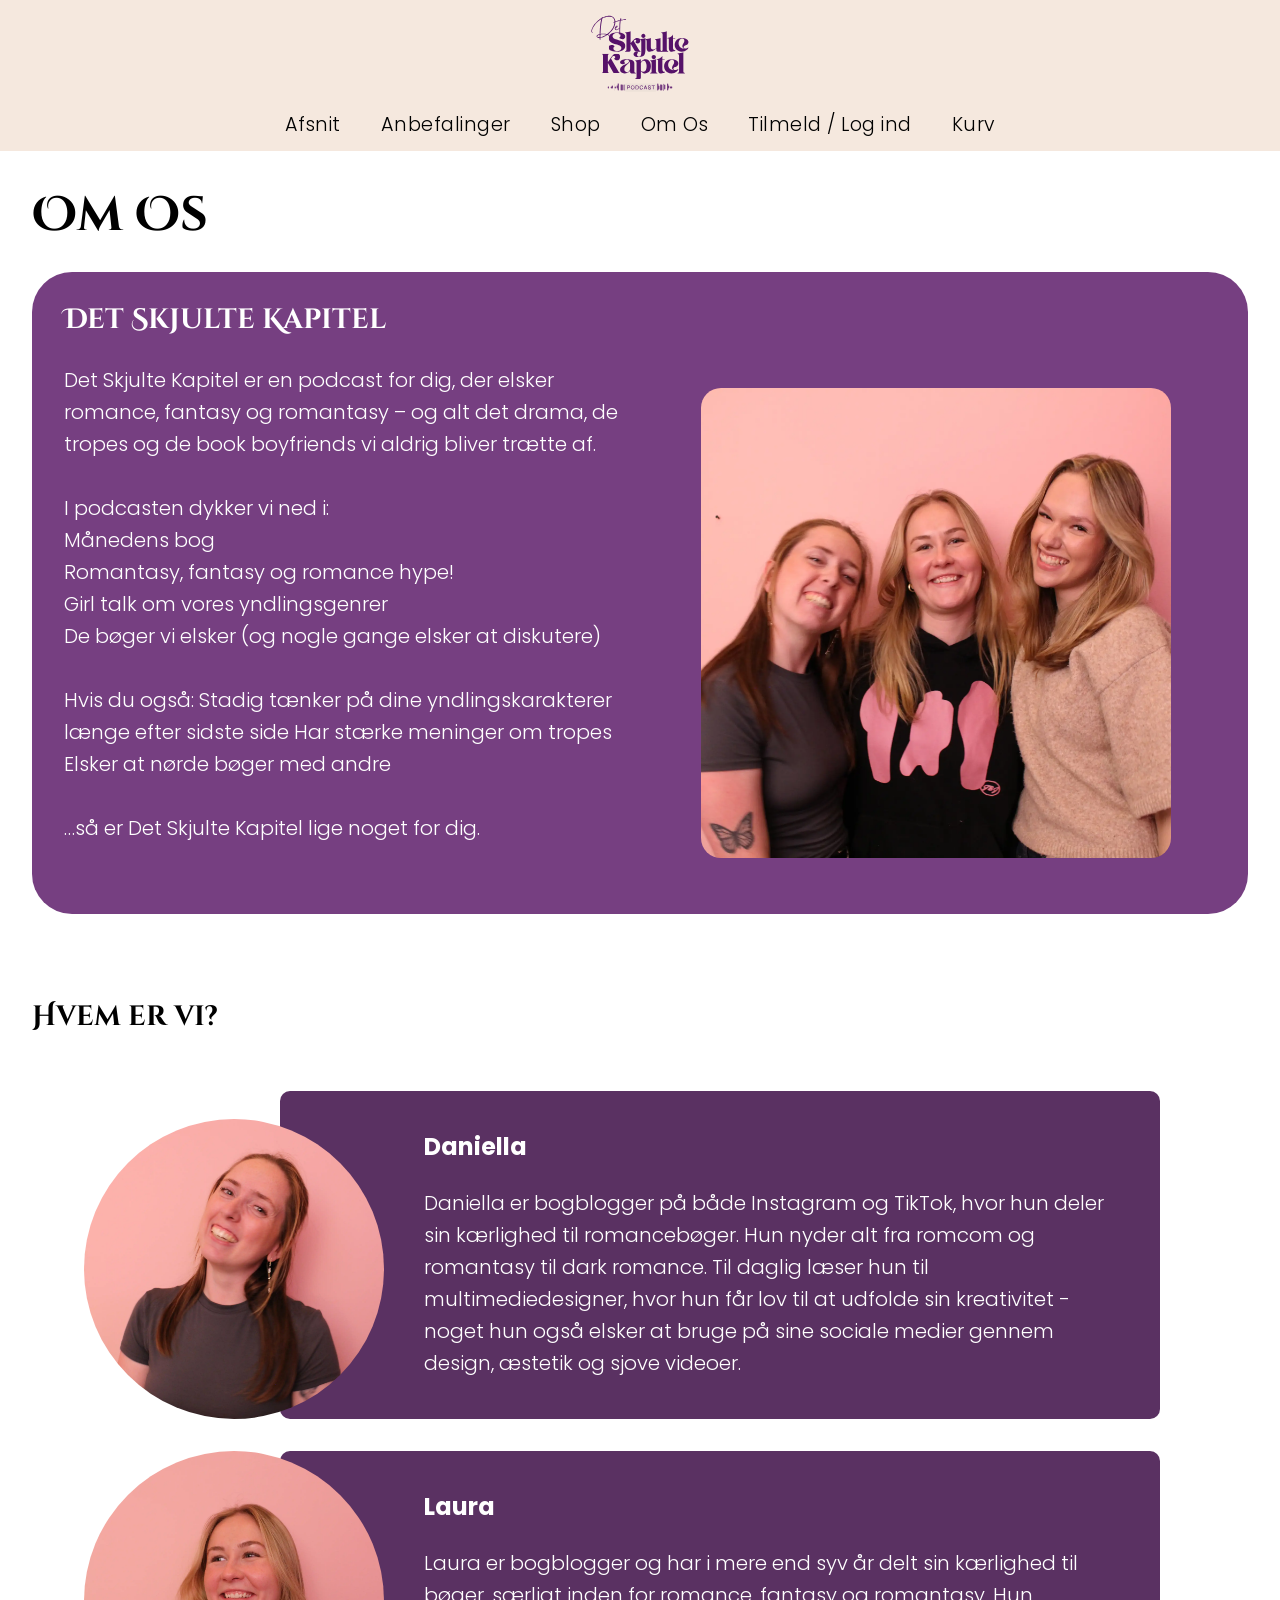
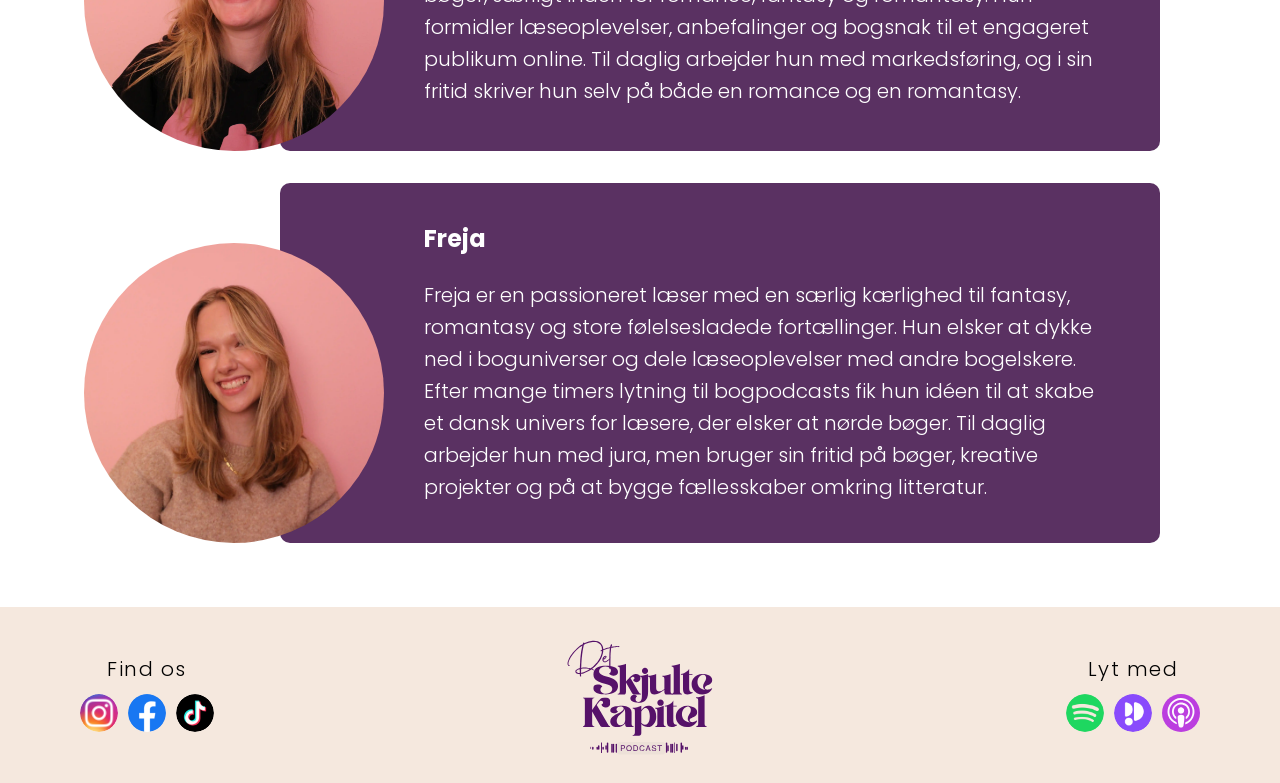
<file: omOs.html>
<!doctype html>
<html lang="da">
  <head>
    <meta charset="UTF-8" />
    <meta name="viewport" content="width=device-width, initial-scale=1.0" />
    <title>Det Skjulte Kapitel</title>
    <link rel="stylesheet" href="css/general.css" />
    <link rel="stylesheet" href="css/fonts.css" />
    <link rel="stylesheet" href="css/custom.css" />
    <link rel="stylesheet" href="css/omOs.css" />
    <link rel="icon" href="img/favicon.svg" type="image/svg+xml" />
  </head>
  <body>
    <header>
      <div class="header-desktop">
        <a href="index.html" class="header-logo">
          <img src="img/Logo.svg" alt="Det Skjulte Kapitel logo" class="logo-img" />
        </a>
        <nav class="header-nav">
          <ul class="nav-list">
            <li><a href="afsnit.html">Afsnit</a></li>
            <li><a href="anbefalinger.html">Anbefalinger</a></li>
            <li><a href="shop.html">Shop</a></li>
            <li><a href="omOs.html">Om Os</a></li>
            <li><a href="login.html">Tilmeld / Log ind</a></li>
            <li>
              <a href="kurv.html" class="kurv-link">Kurv<span class="kurv-badge"></span></a>
            </li>
          </ul>
        </nav>
      </div>

      <div class="header-mobile">
        <a href="index.html" class="header-logo">
          <img src="img/Logo.svg" alt="Det Skjulte Kapitel" class="logo-img" />
        </a>
        <button class="hamburger" id="menuToggle">
          <span></span>
          <span></span>
          <span></span>
        </button>
      </div>
      <nav class="mobile-menu" id="mobileMenu">
        <a href="afsnit.html">Afsnit</a>
        <a href="anbefalinger.html">Anbefalinger</a>
        <a href="shop.html">Shop</a>
        <a href="omOs.html">Om Os</a>
        <a href="login.html">Tilmeld / Log ind</a>
        <a href="kurv.html" class="kurv-link">Kurv<span class="kurv-badge"></span></a>
      </nav>
    </header>
    <main>
      <h1>Om Os</h1>
      <section class="info-card">
        <h2>Det Skjulte Kapitel</h2>
        <div class="grid_1-1">
          <img src="img/Gruppe.webp" alt="Gruppen bag Det Skjulte Kapitel" />
          <div>
            <p>Det Skjulte Kapitel er en podcast for dig, der elsker romance, fantasy og romantasy – og alt det drama, de tropes og de book boyfriends vi aldrig bliver trætte af.</p>
            <br />
            <p>
              I podcasten dykker vi ned i:
              <br />
              Månedens bog
              <br />
              Romantasy, fantasy og romance hype!
              <br />
              Girl talk om vores yndlingsgenrer
              <br />
              De bøger vi elsker (og nogle gange elsker at diskutere)
            </p>
            <br />
            <p>Hvis du også: Stadig tænker på dine yndlingskarakterer længe efter sidste side Har stærke meninger om tropes Elsker at nørde bøger med andre</p>
            <br />
            <p>…så er Det Skjulte Kapitel lige noget for dig.</p>
          </div>
        </div>
      </section>
      <h2 class="mt-3">Hvem er vi?</h2>
      <section class="grid">
        <img src="img/Daniella.webp" alt="Daniella" class="rundt-billede" />
        <div class="text">
          <h3>Daniella</h3>
          <p>
            Daniella er bogblogger på både Instagram og TikTok, hvor hun deler sin kærlighed til romancebøger. Hun nyder alt fra romcom og romantasy til dark romance. Til daglig læser hun til multimediedesigner, hvor hun får lov til at udfolde sin
            kreativitet - noget hun også elsker at bruge på sine sociale medier gennem design, æstetik og sjove videoer.
          </p>
        </div>
      </section>
      <section class="grid">
        <img src="img/Laura.webp" alt="Laura" class="rundt-billede" />
        <div class="text">
          <h3>Laura</h3>
          <p>
            Laura er bogblogger og har i mere end syv år delt sin kærlighed til bøger, særligt inden for romance, fantasy og romantasy. Hun formidler læseoplevelser, anbefalinger og bogsnak til et engageret publikum online. Til daglig arbejder hun
            med markedsføring, og i sin fritid skriver hun selv på både en romance og en romantasy.
          </p>
        </div>
      </section>
      <section class="grid">
        <img src="img/Freja.webp" alt="Freja" class="rundt-billede" />
        <div class="text">
          <h3>Freja</h3>
          <p>
            Freja er en passioneret læser med en særlig kærlighed til fantasy, romantasy og store følelsesladede fortællinger. Hun elsker at dykke ned i boguniverser og dele læseoplevelser med andre bogelskere. Efter mange timers lytning til
            bogpodcasts fik hun idéen til at skabe et dansk univers for læsere, der elsker at nørde bøger. Til daglig arbejder hun med jura, men bruger sin fritid på bøger, kreative projekter og på at bygge fællesskaber omkring litteratur.
          </p>
        </div>
      </section>
    </main>
    <footer>
      <div class="footer-inner">
        <a href="index.html" class="footer-logo">
          <img src="img/Logo.svg" alt="Det Skjulte Kapitel" class="logo-img-footer" />
        </a>

        <div class="footer-bottom-row">
          <div class="footer-social">
            <span class="footer-label">Find os</span>
            <div class="social-icons">
              <a href="https://www.instagram.com/detskjultekapitel/" target="_blank"><img src="img/Instagram.svg" alt="Instagram" /></a>
              <a href="https://www.facebook.com/profile.php?id=61585024211420" target="_blank"><img src="img/Facebook.svg" alt="Facebook" /></a>
              <a href="https://www.tiktok.com/@detskjultekapitel" target="_blank"><img src="img/TikTok.svg" alt="TikTok" /></a>
            </div>
          </div>

          <div class="footer-listen">
            <span class="footer-label">Lyt med</span>
            <div class="social-icons">
              <a href="https://open.spotify.com/show/3m8Jab1IPtWVq0r0YH2QnV" target="_blank"><img src="img/Spotify.svg" alt="Spotify" /></a>
              <a href="https://open.podimo.com/podcast/a7241b3f-1531-4056-aa6a-d502dbbe5295" target="_blank"><img src="img/Podimo.svg" alt="Podimo" /></a>
              <a href="https://podcasts.apple.com/dk/podcast/det-skjulte-kapitel/id1886661915" target="_blank"><img class="apple" src="img/applepodcast.svg" alt="Apple Podcast" /></a>
            </div>
          </div>
        </div>
      </div>
    </footer>
    <script src="js/burger.js"></script>
    <script src="js/kurvBadge.js"></script>
  </body>
</html>
</file>
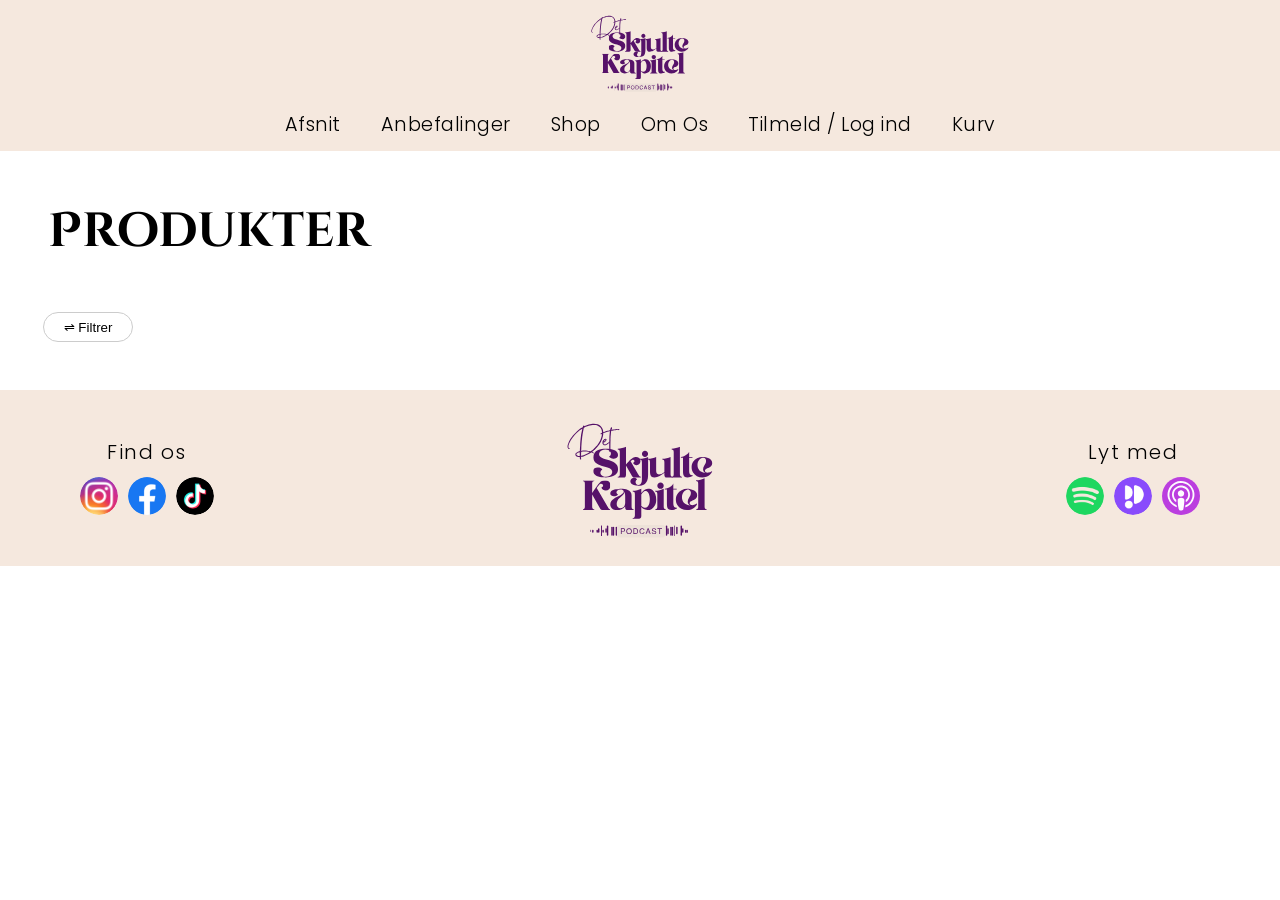
<file: shop.html>
<!doctype html>
<html lang="da">
  <head>
    <meta charset="UTF-8" />
    <meta name="viewport" content="width=device-width, initial-scale=1.0" />
    <title>Det Skjulte Kapitel</title>
    <link rel="stylesheet" href="css/general.css" />
    <link rel="stylesheet" href="css/fonts.css" />
    <link rel="stylesheet" href="css/custom.css" />
    <link rel="stylesheet" href="css/shop.css" />
    <link rel="icon" href="img/favicon.svg" type="image/svg+xml" />
  </head>
  <body>
    <header>
      <div class="header-desktop">
        <a href="index.html" class="header-logo">
          <img src="img/Logo.svg" alt="Det Skjulte Kapitel logo" class="logo-img" />
        </a>
        <nav class="header-nav">
          <ul class="nav-list">
            <li><a href="afsnit.html">Afsnit</a></li>
            <li><a href="anbefalinger.html">Anbefalinger</a></li>
            <li><a href="shop.html">Shop</a></li>
            <li><a href="omOs.html">Om Os</a></li>
            <li><a href="login.html">Tilmeld / Log ind</a></li>
            <li>
              <a href="kurv.html" class="kurv-link">Kurv<span class="kurv-badge"></span></a>
            </li>
          </ul>
        </nav>
      </div>

      <div class="header-mobile">
        <a href="index.html" class="header-logo">
          <img src="img/Logo.svg" alt="Det Skjulte Kapitel" class="logo-img" />
        </a>
        <button class="hamburger" id="menuToggle">
          <span></span>
          <span></span>
          <span></span>
        </button>
      </div>
      <nav class="mobile-menu" id="mobileMenu">
        <a href="afsnit.html">Afsnit</a>
        <a href="anbefalinger.html">Anbefalinger</a>
        <a href="shop.html">Shop</a>
        <a href="omOs.html">Om Os</a>
        <a href="login.html">Tilmeld / Log ind</a>
        <a href="kurv.html" class="kurv-link">Kurv<span class="kurv-badge"></span></a>
      </nav>
    </header>
    <main>
      <h1>Produkter</h1>

      <div class="filter-wrapper">
        <button class="filter-btn" id="filterToggle">⇌ Filtrer</button>

        <div class="filter-panel" id="filterPanel">
          <div class="filter-header">
            <p>Filtrer</p>
            <button id="filterLuk">✕</button>
          </div>
          <hr />
          <p class="filter-alle" data-type="alle" data-filter="alle">Alle</p>
          <hr />

          <div class="filter-gruppe">
            <p class="filter-titel" data-target="kategoriValg">Kategori</p>
            <hr />
            <div class="filter-valg" id="kategoriValg">
              <p data-type="kategori" data-filter="Tøj">Tøj</p>
              <p data-type="kategori" data-filter="Accessories">Accessories</p>
              <p data-type="kategori" data-filter="Til bøger">Til bøger</p>
              <hr />
            </div>
          </div>

          <div class="filter-gruppe">
            <p class="filter-titel" data-target="storrelseValg">Størrelse</p>
            <hr />
            <div class="filter-valg" id="storrelseValg">
              <p data-type="storrelse" data-filter="S">Small</p>
              <p data-type="storrelse" data-filter="M">Medium</p>
              <p data-type="storrelse" data-filter="L">Large</p>
              <p data-type="storrelse" data-filter="One size">One size</p>
              <hr />
            </div>
          </div>

          <div class="filter-gruppe">
            <p class="filter-titel" data-target="farveValg">Farve</p>
            <hr />
            <div class="filter-valg" id="farveValg">
              <p data-type="farve" data-filter="Sort">Sort</p>
              <p data-type="farve" data-filter="Hvid">Hvid</p>
              <p data-type="farve" data-filter="Lilla">Lilla</p>
              <hr />
            </div>
          </div>
        </div>
      </div>
      <div id="products"></div>
    </main>
    <footer>
      <div class="footer-inner">
        <a href="index.html" class="footer-logo">
          <img src="img/Logo.svg" alt="Det Skjulte Kapitel" class="logo-img-footer" />
        </a>

        <div class="footer-bottom-row">
          <div class="footer-social">
            <span class="footer-label">Find os</span>
            <div class="social-icons">
              <a href="https://www.instagram.com/detskjultekapitel/" target="_blank"><img src="img/Instagram.svg" alt="Instagram" /></a>
              <a href="https://www.facebook.com/profile.php?id=61585024211420" target="_blank"><img src="img/Facebook.svg" alt="Facebook" /></a>
              <a href="https://www.tiktok.com/@detskjultekapitel" target="_blank"><img src="img/TikTok.svg" alt="TikTok" /></a>
            </div>
          </div>

          <div class="footer-listen">
            <span class="footer-label">Lyt med</span>
            <div class="social-icons">
              <a href="https://open.spotify.com/show/3m8Jab1IPtWVq0r0YH2QnV" target="_blank"><img src="img/Spotify.svg" alt="Spotify" /></a>
              <a href="https://open.podimo.com/podcast/a7241b3f-1531-4056-aa6a-d502dbbe5295" target="_blank"><img src="img/Podimo.svg" alt="Podimo" /></a>
              <a href="https://podcasts.apple.com/dk/podcast/det-skjulte-kapitel/id1886661915" target="_blank"><img class="apple" src="img/applepodcast.svg" alt="Apple Podcast" /></a>
            </div>
          </div>
        </div>
      </div>
    </footer>
    <script src="js/burger.js"></script>
    <script src="js/shop.js"></script>
    <script src="js/kurvBadge.js"></script>
  </body>
</html>
</file>
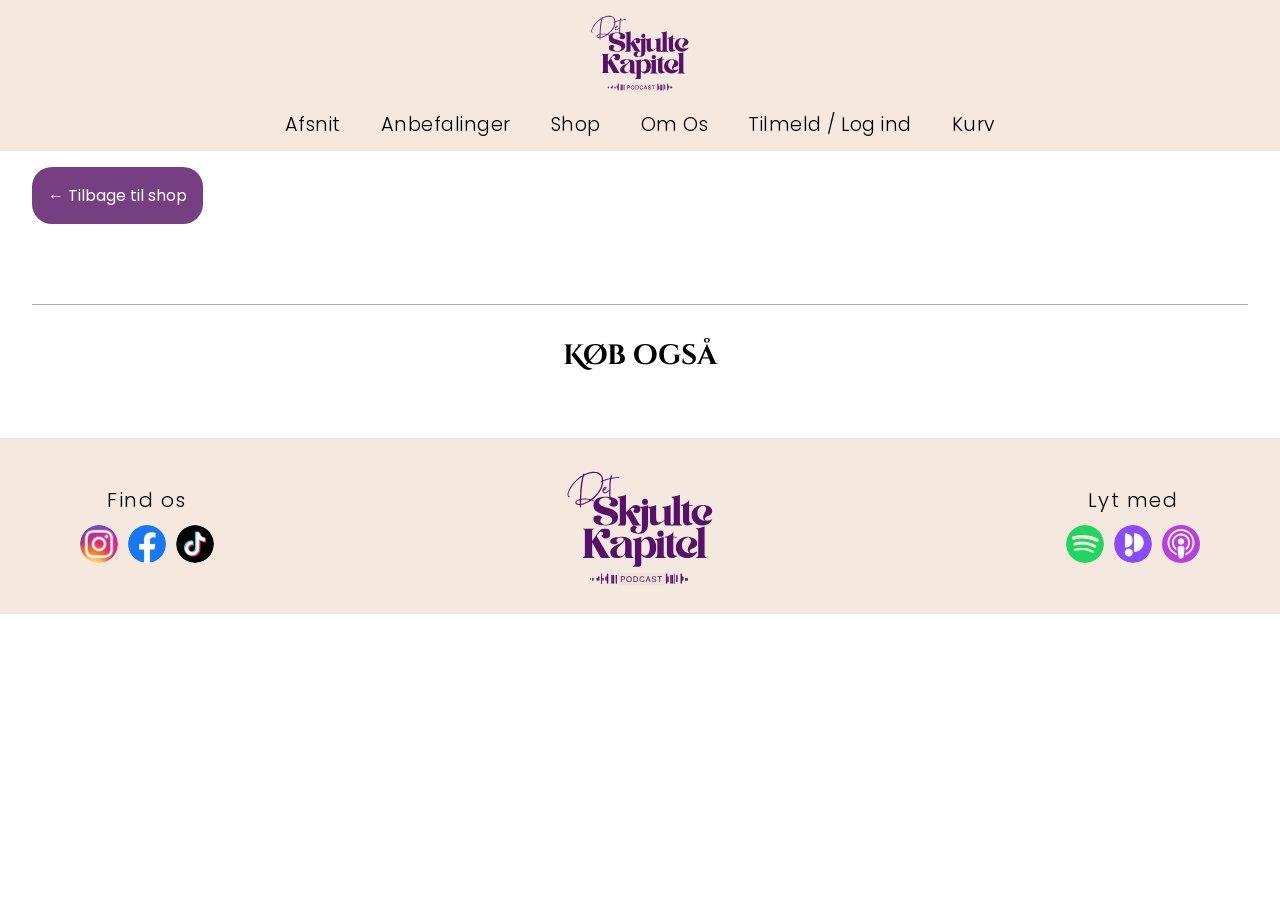
<file: shopSingleview.html>
<!doctype html>
<html lang="da">
  <head>
    <meta charset="UTF-8" />
    <meta name="viewport" content="width=device-width, initial-scale=1.0" />
    <title>Det Skjulte Kapitel</title>
    <link rel="stylesheet" href="css/general.css" />
    <link rel="stylesheet" href="css/fonts.css" />
    <link rel="stylesheet" href="css/custom.css" />
    <link rel="stylesheet" href="css/shop.css" />
    <link rel="icon" href="img/favicon.svg" type="image/svg+xml" />
  </head>
  <body>
    <header>
      <div class="header-desktop">
        <a href="index.html" class="header-logo">
          <img src="img/Logo.svg" alt="Det Skjulte Kapitel logo" class="logo-img" />
        </a>
        <nav class="header-nav">
          <ul class="nav-list">
            <li><a href="afsnit.html">Afsnit</a></li>
            <li><a href="anbefalinger.html">Anbefalinger</a></li>
            <li><a href="shop.html">Shop</a></li>
            <li><a href="omOs.html">Om Os</a></li>
            <li><a href="login.html">Tilmeld / Log ind</a></li>
            <li>
              <a href="kurv.html" class="kurv-link">Kurv<span class="kurv-badge"></span></a>
            </li>
          </ul>
        </nav>
      </div>

      <div class="header-mobile">
        <a href="index.html" class="header-logo">
          <img src="img/Logo.svg" alt="Det Skjulte Kapitel" class="logo-img" />
        </a>
        <button class="hamburger" id="menuToggle">
          <span></span>
          <span></span>
          <span></span>
        </button>
      </div>
      <nav class="mobile-menu" id="mobileMenu">
        <a href="afsnit.html">Afsnit</a>
        <a href="anbefalinger.html">Anbefalinger</a>
        <a href="shop.html">Shop</a>
        <a href="omOs.html">Om Os</a>
        <a href="login.html">Tilmeld / Log ind</a>
        <a href="kurv.html" class="kurv-link">Kurv<span class="kurv-badge"></span></a>
      </nav>
    </header>
    <main>
      <a href="shop.html" class="back-link">← Tilbage til shop</a>
      <section id="product"></section>
      <hr />
      <h2>Køb også</h2>
      <section id="koeb-ogsaa"></section>
    </main>

    <footer>
      <div class="footer-inner">
        <a href="index.html" class="footer-logo">
          <img src="img/Logo.svg" alt="Det Skjulte Kapitel" class="logo-img-footer" />
        </a>

        <div class="footer-bottom-row">
          <div class="footer-social">
            <span class="footer-label">Find os</span>
            <div class="social-icons">
              <a href="https://www.instagram.com/detskjultekapitel/" target="_blank"><img src="img/Instagram.svg" alt="Instagram" /></a>
              <a href="https://www.facebook.com/profile.php?id=61585024211420" target="_blank"><img src="img/Facebook.svg" alt="Facebook" /></a>
              <a href="https://www.tiktok.com/@detskjultekapitel" target="_blank"><img src="img/TikTok.svg" alt="TikTok" /></a>
            </div>
          </div>

          <div class="footer-listen">
            <span class="footer-label">Lyt med</span>
            <div class="social-icons">
              <a href="https://open.spotify.com/show/3m8Jab1IPtWVq0r0YH2QnV" target="_blank"><img src="img/Spotify.svg" alt="Spotify" /></a>
              <a href="https://open.podimo.com/podcast/a7241b3f-1531-4056-aa6a-d502dbbe5295" target="_blank"><img src="img/Podimo.svg" alt="Podimo" /></a>
              <a href="https://podcasts.apple.com/dk/podcast/det-skjulte-kapitel/id1886661915" target="_blank"><img class="apple" src="img/applepodcast.svg" alt="Apple Podcast" /></a>
            </div>
          </div>
        </div>
      </div>
    </footer>
    <script src="js/burger.js"></script>
    <script src="js/kurvBadge.js"></script>
    <script src="js/shopSingleview.js"></script>
  </body>
</html>
</file>
<file: css/general.css>
* {
  box-sizing: border-box;
  padding: 0;
  margin: 0;
  text-decoration: none;
  list-style-type: none;
}

header {
  background: var(--header-footer-bg);
}

.header-desktop {
  max-width: 1200px;
  margin: 0 auto;
  padding: 0 32px;
  display: flex;
  flex-direction: column;
  align-items: center;
}

.logo-img {
  height: 100px;
  width: auto;
  padding: 12px 0 8px;
  display: block;
}

.header-nav {
  width: 100%;
  padding: 10px 0 12px;
}

.nav-list {
  list-style: none;
  display: flex;
  justify-content: center;
  align-items: center;
  gap: 40px;
}

.nav-list a {
  color: var(--text-color);
  text-decoration: none;
  letter-spacing: 0.5px;
  font-size: 1.2em;
  position: relative;
}
.nav-list a:hover {
  color: var(--podcast-card-bg);
}
.nav-list a:hover::after {
  width: 100%;
}

.header-mobile {
  display: none;
  align-items: center;
  justify-content: space-between;
  padding: 12px 20px;
}

.hamburger {
  background: none;
  border: none;
  cursor: pointer;
  display: flex;
  flex-direction: column;
  gap: 5px;
  padding: 8px;
}

.hamburger span {
  display: block;
  width: 24px;
  height: 2px;
  background: var(--text-color);
  border-radius: 2px;
}

.hamburger.open span:nth-child(1) {
  transform: translateY(7px) rotate(45deg);
}

.hamburger.open span:nth-child(2) {
  opacity: 0;
}

.hamburger.open span:nth-child(3) {
  transform: translateY(-7px) rotate(-45deg);
}

.hamburger span {
  transition:
    transform 0.3s ease,
    opacity 0.3s ease;
}

.mobile-menu {
  display: none;
  flex-direction: column;
  background: var(--header-footer-bg);
}

.mobile-menu.open {
  display: flex;
}

.mobile-menu a {
  color: var(--text-color);
  text-decoration: none;
  padding: 14px 24px;
  border-bottom: 1px solid rgba(200, 184, 232, 0.3);
}

.mobile-menu a:hover {
  background: var(--podcast-card-bg);
}

footer {
  background: var(--header-footer-bg);
}

.footer-inner {
  max-width: 1200px;
  margin: 0 auto;
  padding: 28px 40px;
  display: grid;
  grid-template-columns: 1fr 1fr 1fr;
  grid-template-areas: "social logo listen";
  align-items: center;
  gap: 24px;
}

.footer-label {
  color: var(--text-color);
  letter-spacing: 1.5px;
  display: block;
  margin-bottom: 10px;
  text-align: center;
}

.social-icons {
  display: flex;
  gap: 10px;
  align-items: center;
}

.social-icons a img {
  width: 38px;
  height: 38px;
  border-radius: 50%;
  transition:
    transform 0.2s,
    opacity 0.2s;
}

.social-icons a:hover img {
  transform: scale(1.1);
  opacity: 0.85;
}

.footer-social {
  display: flex;
  flex-direction: column;
}

.footer-listen {
  display: flex;
  flex-direction: column;
  align-items: center;
}
.apple {
  border-radius: 50%;
}
.logo-img-footer {
  height: 120px;
  width: auto;
  display: block;
}

.footer-bottom {
  padding: 12px 40px;
  text-align: center;
  color: var(--text-color);
}

@media (min-width: 801px) {
  .footer-social {
    grid-area: social;
    display: flex;
    flex-direction: column;
    justify-self: start;
  }

  .footer-logo {
    grid-area: logo;
    justify-self: center;
  }

  .footer-listen {
    grid-area: listen;
    display: flex;
    flex-direction: column;
    justify-self: end;
  }

  .footer-bottom-row {
    display: contents;
  }
}

@media (max-width: 800px) {
  .header-desktop {
    display: none;
  }
  .header-mobile {
    display: flex;
  }

  .footer-inner {
    grid-template-columns: 1fr;
    grid-template-areas:
      "logo"
      "social"
      "listen";
    text-align: center;
    padding: 24px 20px;
  }

  .footer-social {
    justify-self: center;
    align-items: center;
  }
  .footer-listen {
    justify-self: center;
    align-items: center;
  }
  .footer-bottom {
    padding: 12px 20px;
  }

  .footer-logo {
    order: -1;
    display: block;
    margin: 0 auto;
  }

  .logo-img-footer {
    height: 90px;
    width: auto;
  }

  .footer-bottom-row {
    display: flex;
    justify-content: center;
    gap: 40px;
  }

  .social-icons {
    gap: 4px;
  }

  .mobile-menu a:hover {
    background: var(--om-os-card-bg);
    color: var(--text-inverted);
  }
}
</file>
<file: css/fonts.css>
@font-face {
  font-family: "Cinzel Decorative Black";
  src: url(../fonts/CinzelDecorative-Black.woff2);
}

@font-face {
  font-family: "Cinzel Decorative Bold";
  src: url(../fonts/CinzelDecorative-Bold.woff2);
}

@font-face {
  font-family: "Cinzel Decorative";
  src: url(../fonts/CinzelDecorative-Regular.woff2);
}

@font-face {
  font-family: "Poppins Bold";
  src: url(../fonts/Poppins-Bold.woff2);
}

@font-face {
  font-family: "Poppins Regular";
  src: url(../fonts/Poppins-Regular.woff2);
}

@font-face {
  font-family: "Poppins Light";
  src: url(../fonts/Poppins-Light.woff2);
}
</file>
<file: css/custom.css>
/* Farvevariabler */
html {
  /* Primary colors */
  --primary-bg: #fff;
  --header-footer-bg: #f5e8de;

  /* Font colors */
  --text-color: #000;
  --text-inverted: #fff;

  /* Buttons */
  --primary-btn: #763f81;
  --arrow-btn: #f5e8de;

  /* Cards */
  --podcast-card-bg: #561269;
  --book-card-bg: #f5e8de;
  --filter-bg: #fff;
  --reviews-card-bg: #763f81;
  --om-os-card-bg: #763f81;
  --individual-card-bg: #5a3162;
  --forms-bg: #c5aabb;
  --linje: #9f769e;
}

/* Fonts Desktop */
h1 {
  font-family: "Cinzel Decorative Bold";
  font-size: 3rem;
}
h2 {
  font-family: "Cinzel Decorative Bold";
  font-weight: 600;
  font-size: 1.75rem;
}
h3 {
  font-family: "Poppins Bold";
  font-weight: 700;
  font-size: 1.5rem;
}
h4,
.kob-btn {
  font-family: "Poppins Regular";
  font-weight: 400;
  font-size: 1.375rem;
}
h5 {
  font-family: "Poppins Regular";
  font-weight: 600;
  font-size: 1.25rem;
}

p,
.login-btn,
.opret-btn,
label,
span,
.btn,
.btn1 {
  font-family: "Poppins Light";
  font-weight: 300;
  font-size: 1.25rem;
}

nav {
  font-family: "Poppins Light";
  font-weight: 300;
}

/* Fonts Mobile */
@media (max-width: 800px) {
  h1 {
    font-family: "Cinzel Decorative Bold";
    font-weight: 700;
    font-size: 2rem;
  }
  h2 {
    font-family: "Cinzel Decorative Bold";
    font-weight: 600;
    font-size: 1.625rem;
  }
  h3 {
    font-family: "Poppins Bold";
    font-weight: 500;
    font-size: 1.4rem;
  }
  h4,
  .kob-btn {
    font-family: "Poppins Regular";
    font-weight: 400;
    font-size: 1.2rem;
  }
  h5 {
    font-family: "Poppins Regular";
    font-weight: 600;
    font-size: 1.25rem;
  }

  p,
  .login-btn,
  .opret-btn,
  label,
  span,
  .btn,
  .btn1 {
    font-family: "Poppins Light";
    font-weight: 300;
    font-size: 1rem;
  }

  nav {
    font-family: "Poppins Light";
    font-weight: 300;
    font-size: 1.375rem;
  }
}

/* Kurv badge */
.kurv-link {
  display: inline-flex;
  align-items: center;
  gap: 6px;
}

.kurv-badge {
  display: none;
  align-items: center;
  justify-content: center;
  min-width: 18px;
  height: 18px;
  padding: 0 4px;
  border-radius: 50px;
  background-color: var(--primary-btn);
  color: #fff;
  font-family: "Poppins Light";
  font-size: 0.7rem;
  font-weight: 600;
  line-height: 1;
  pointer-events: none;
}
</file>
<file: css/index.css>
img {
  max-width: 100%;
}

h2 {
  place-self: center;
  padding: 2em 0 2em 0;
}

.grid-1_1_1 {
  background-color: var(--podcast-card-bg);
  margin: 3em;
  border-radius: 40px;
  color: var(--text-inverted);
  position: relative;
}

.margin {
  margin: 2em 0 2em 2em;
}

.margin2 {
  margin-top: 1em;
}

.grid-1_1_1 div h3 p {
  margin-left: 2em;
}

.SoMe {
  display: flex;
  gap: 1em;
  margin-left: 2em;
  padding-bottom: 2em;
}

.SoMe a img {
  width: 56px;
  height: auto;
}

.LogoBeige {
  padding-top: 3em;
  place-self: center;
}

.AnbefalingCard {
  background-color: var(--book-card-bg);
  padding: 4em 2em 3em 2em;
  margin: 4em;
  border-radius: 20px;
  max-width: 70%;
  box-shadow: 0 2px 6px rgba(0, 0, 0, 0.35);
  place-self: center;
  position: relative;
}

.AnbefalingCard img {
  display: grid;
  max-width: 70%;
  place-self: center;
  margin-bottom: 1em;
}

.IndividuelAnbefaling {
  background-color: var(--podcast-card-bg);
  color: var(--text-inverted);
  border-radius: 20px;
  padding: 0.5em 1em;
  position: absolute;
  top: 29px;
  left: 2em;
}

.AnbefalingCard a p {
  text-decoration: none;
  background-color: var(--primary-btn);
  color: var(--text-inverted);
  border-radius: 20px;
  place-self: center;
  padding: 0.5em 3.5em 0.5em 3.5em;
  margin-top: 2em;
}

.afsnit-kolonne {
  display: flex;
  align-items: center;
  background: var(--podcast-card-bg);
  padding: 0.5em;
  border-radius: 12px;
  margin-bottom: 12px;
  color: white;
}

.afsnit-kort {
  background: var(--podcast-card-bg);
  color: white;
  padding: 20px;
  border-radius: 30px;
  margin-bottom: 5em;
  margin-top: 1.5em;
  margin-left: 2em;
  margin-right: 2em;

  display: grid;
  grid-template-columns: 1fr;
  gap: 16px;
}

.afsnit-cover {
  max-width: 100%;
  border-radius: 12px;
  justify-self: center;
  padding-top: 1em;
}

.afsnit-info1 h3 {
  margin-bottom: 6px;
}

.afsnit-info1 p {
  opacity: 0.9;
  line-height: 1.4;
}

.afsnit-beskrivelse {
  margin-top: 1em;
  opacity: 0.85;
}

.afsnit-ikoner {
  display: flex;
  align-items: center;
  gap: 10px;
  width: 100%;
}

.afsnit-ikoner img {
  width: 56px;
  height: auto;
  border-radius: 50%;
}

.afsnit {
  margin: 3em;
}

.btn {
  display: inline-block;
  text-align: center;
  padding: 0.5em 1em;
  background-color: var(--arrow-btn);
  color: var(--primary-btn);
  text-decoration: none;
  border-radius: 20px;
  width: fit-content;
}

.afsnit-btn {
  display: flex;
  align-items: flex-end;
  justify-content: flex-end;
}

@media (min-width: 768px) {
  img {
    max-width: 100%;
  }

  h2 {
    place-self: center;
    margin-top: 2.5em;
    margin-bottom: 2.5em;
  }

  .grid-1_1_1 {
    display: grid;
    grid-template-columns: 1fr 1fr 1fr;
    max-width: 70%;
    margin-top: 2.5em;
    margin-bottom: 4em;
    padding: 4em;
    place-self: center;
    background-color: var(--podcast-card-bg);
    color: var(--text-inverted);
    border-radius: 40px;
  }

  .grid-1_1_1 img {
    max-width: 90%;
  }

  .SoMe {
    padding-left: 3em;
  }

  .SoMe img {
    max-width: 110%;
  }

  .grid1 {
    display: grid;
    grid-template-columns: 1fr 1fr 1fr;
    margin-bottom: 5em;
    place-items: center;
    padding: 0;
  }

  .grid1 a p {
    text-decoration: none;
    background-color: var(--primary-btn);
    color: var(--text-inverted);
    border-radius: 20px;
    place-self: center;
    padding: 0.5em 3.5em 0.5em 3.5em;
    margin-top: 2em;
  }

  .grid1 h3 {
    margin-top: 2em;
  }
  .AnbefalingCard {
    background-color: var(--book-card-bg);
    border-radius: 20px;
    max-width: 90%;
    box-shadow: 0 2px 6px rgba(0, 0, 0, 0.35);
    margin: 0;
    position: relative;
  }

  .AnbefalingCard div {
    place-self: center;
  }

  .IndividuelAnbefaling {
    background-color: var(--podcast-card-bg);
    color: var(--text-inverted);
    border-radius: 20px;
    place-self: self-start;
    padding: 0.5em 1em 0.5em 1em;
    position: absolute;
    top: 20px;
  }

  .afsnit-kort {
    display: grid;
    grid-template-columns: 250px 1fr 0.5fr;
    margin-top: 2.5em;
    margin-bottom: 4em;
    padding: 4em;
    place-self: center;
    background-color: var(--podcast-card-bg);
    color: var(--text-inverted);
    border-radius: 40px;
    margin-left: 5em;
    margin-right: 5em;
    gap: 2em;
  }

  .afsnit-kort img {
    max-width: 100%;
  }

  .afsnit-ikoner {
    display: flex;
    flex-direction: column;
    justify-content: space-between;
    justify-self: end;
    height: 100%;
  }

  .afsnit-ikoner-top {
    display: flex;
    gap: 1em;
  }

  .afsnit-ikoner a img {
    width: 56px;
    height: auto;
    border-radius: 50%;
  }

  .afsnit-beskrivelse {
    margin-top: 1em;
  }

  .afsnit {
    margin: 3em;
    margin-left: 10em;
    margin-right: 10em;
  }

  .afsnit-kolonne {
    display: flex;
    align-items: center;
    background: var(--podcast-card-bg);
    padding: 3em;
    border-radius: 12px;
    margin-bottom: 12px;
    color: white;
  }

  .grid {
    display: grid;
    grid-template-columns: 1fr 2fr 1fr;
    height: 10em;
  }

  .afsnit-left img {
    max-width: 70%;
    border-radius: 8px;
  }

  .afsnit-info2 {
    flex: 2;
  }

  .afsnit-cover {
    margin: auto;
  }

  .btn {
    display: inline-block;
    text-align: center;
    padding: 0.5em 1em;
    background-color: var(--arrow-btn);
    color: var(--primary-btn);
    text-decoration: none;
    border-radius: 20px;
    width: fit-content;
  }

  .afsnit-btn {
    display: flex;
    align-items: flex-end;
    justify-content: flex-end;
  }
}
</file>
<file: css/forms.css>
main {
  margin: 2em 2em;
  justify-items: center;
  h1 {
    padding-bottom: 1em;
  }
}
#login-form,
#tilmeld-form,
#kob-form {
  background-color: var(--forms-bg);
  border-radius: 20px;
  padding: 1.5em 2.5em;
  margin-bottom: 1.5em;
}
.form-group {
  padding: 0.5rem 0;
  gap: 0.3rem;
  display: flex;
  flex-direction: column;
}
.opret-btn,
.login-btn {
  border: none;
  border-radius: 20px;
  background-color: var(--primary-btn);
  color: var(--text-inverted);
}
hr {
  width: 90%;
  border: none;
  border-top: 1px solid var(--linje);
  margin: 3rem 0;
}
input {
  font-family: "Poppins Light";
  font-weight: 300;
}
input[type="checkbox"] {
  accent-color: var(--primary-btn);
}
.radio-group {
  display: flex;
}

.radio-option {
  flex: 1;
  display: flex;
  align-items: center;
  gap: 10px;
  padding: 12px 16px;
  border: 1px solid var(--primary-btn);
  border-radius: 12px;
  cursor: pointer;
}

.radio-circle {
  width: 20px;
  height: 20px;
  border-radius: 50%;
  border: 1px solid var(--primary-btn);
  flex-shrink: 0;
}

.radio-circle.filled {
  border: 2px solid var(--primary-btn);
  background: radial-gradient(circle, #7c3db8 45%, white 46%);
}
.radio-option.radio-circle.filled {
  border: 2px solid var(--primary-btn);
}
.kob-btn {
  border-radius: 20px;
  background-color: var(--primary-btn);
  color: var(--text-inverted);
  border: none;
  display: block;
  padding: 1em 0;
  text-align: center;
  width: 100%;
}
.betaling-wrap {
  margin-top: 2.5em;
  display: flex;
  flex-direction: column;
  gap: 1.5rem;
}
.ordreoversigt-section {
  display: flex;
  flex-direction: column;
  gap: 1em;
  .product-short {
    display: flex;
    flex-direction: row;
    justify-content: space-between;
  }
}
.total {
  display: flex;
  flex-direction: row;
  justify-content: space-between;
  .bold {
    font-family: "Poppins Bold";
  }
}

.afsluttet-section {
  h2 {
    margin-bottom: 0.5em;
  }
  p {
    margin-bottom: 1em;
  }
  h1 {
    text-align: center;
  }
}

.back-link {
  border-radius: 20px;
  background-color: var(--primary-btn);
  color: var(--text-inverted);
  border: none;
  display: inline-block;
  padding: 1em 1em;
  margin: 1em 0;
  font-family: "Poppins Regular";
}

.header-desktop {
  flex-direction: row;
  justify-content: space-between;
  align-items: center;
  padding: 12px 32px;
  max-width: 1500px;
}

#handelsbetingelser-link {
  text-decoration: underline;
  cursor: pointer;
  color: var(--text-color);
}

.popover {
  display: none;
  position: fixed;
  top: 0;
  left: 0;
  width: 100%;
  height: 100%;
  background: rgba(0, 0, 0, 0.5);
  z-index: 1000;
  justify-content: center;
  align-items: center;
}

.popover.aktiv {
  display: flex;
}

.popover-indhold {
  background: white;
  border-radius: 16px;
  padding: 2em;
  max-width: 500px;
  width: 90%;
  position: relative;
  display: flex;
  flex-direction: column;
  gap: 1em;
}

#luk-popover {
  position: absolute;
  top: 1em;
  right: 1em;
  background: none;
  border: none;
  font-size: 1.2em;
  cursor: pointer;
  color: var(--text-color);
}

/* Desktop */
@media (width>850px) {
  main {
    h1 {
      justify-self: start;
    }
  }
  #login-form {
    width: 450px;
    display: flex;
    flex-direction: column;
  }
  #tilmeld-form {
    width: 800px;
  }
  #tilmeldform {
    display: grid;
    grid-template-columns: 1fr 1fr;
    gap: 2rem;
  }
  .left-column,
  .right-column {
    display: flex;
    flex-direction: column;
    gap: 1rem;
  }
  .right-column {
    justify-content: space-between;
    .check-opret-group {
      display: flex;
      flex-direction: row;
      justify-content: space-between;
    }
  }
  .error-message {
    font-family: "Poppins Light";
    font-weight: 300;
    font-size: 0.9rem;
  }
  .form-group {
    input {
      width: 430 px;
      height: 57px;
      border-radius: 20px;
      border: none;
      padding: 1em;
      font-size: 1rem;
    }
  }
  .opret-btn {
    align-self: flex-end;
    padding: 0.3rem 1.2rem;
  }
  .login-btn {
    align-self: center;
    padding: 0.3rem 1rem;
  }
  #kobform {
    display: grid;
    grid-template-columns: 1fr 1fr;
    row-gap: 1rem;
    column-gap: 2em;
    .form-group:last-of-type {
      grid-column: 1/ -1;
    }
  }
  #kob-form {
    width: 80%;
    padding: 2em 2.5em;

    h2 {
      margin-bottom: 1em;
    }
  }
  .betaling-wrap {
    display: flex;
    flex-direction: column;
    justify-self: flex-start;
    margin-left: 10%;
  }
  .radio-group {
    display: flex;
    flex-direction: row;
    gap: 1.5em;
  }
  .kob-btn {
    display: block;
    padding: 1em 0;
    text-align: center;
    width: 100%;
  }
  .ordreoversigt-section,
  .total-section {
    width: 80%;
  }
  .afsluttet-section {
    h2 {
      margin-bottom: 1.5em;
    }
    p {
      margin-bottom: 1em;
    }
    h1 {
      text-align: center;
    }
    .kob-btn {
      margin: 3em 0;
    }
  }
}

/* Mobil */
@media (max-width: 850px) {
  main {
    margin: 2em 4em;
    h1 {
      padding-bottom: 1em;
    }
  }
  #login-form,
  #tilmeld-form,
  #kob-form {
    display: flex;
    flex-direction: column;
    align-items: center;
    width: 350px;
    h2 {
      align-self: center;
    }
  }
  .ordreoversigt-section,
  .total-section {
    width: 350px;
  }
  #loginform,
  #tilmeldform {
    display: flex;
    flex-direction: column;
    align-items: center;
  }
  .form-group {
    input {
      border-radius: 20px;
      width: 250px;
      height: 28px;
      padding: 1em;
      border: none;
      font-size: 0.8rem;
    }
    .error-message {
      font-family: "Poppins Light";
      font-weight: 300;
      font-size: 0.8rem;
    }
  }
  .login-btn,
  .opret-btn {
    padding: 0.3rem 1rem;
  }
  #kob-form h2 {
    padding-bottom: 0.8rem;
  }
  .check-opret-group {
    display: flex;
    flex-direction: column;
    gap: 1rem;
  }
  .opret-btn {
    align-self: center;
  }
  .checkbox-group {
    display: flex;
    align-items: center;
    gap: 0.8rem;
    align-self: flex-start;
    margin-bottom: 1.5em;
  }
  .radio-group {
    gap: 1.2em;
  }
  .kob-btn {
    width: 350px;
  }
}
/* Valideringsregler */
.error-message {
  display: none;
}
.form-group:has(:required) {
  label::after {
    content: " *";
    color: var(--podcast-card-bg);
  }
}
.form-group:has(:user-invalid) {
  input {
    outline: 2px solid var(--primary-btn);
    border-color: var(--primary-btn);
  }
  .error-message {
    display: block;
  }
}
</file>
<file: css/afsnit.css>
h1 {
  text-align: left;
  margin: 1em 2em;
}

h2 {
  text-align: center;
}

/* Afsnit */
/* Desktop */
@media (width>800px) {
  .afsnit-kort {
    display: grid;
    grid-template-columns: 250px 1fr 0.5fr;
    margin-top: 2.5em;
    margin-bottom: 4em;
    padding: 4em;
    place-self: center;
    background-color: var(--podcast-card-bg);
    color: var(--text-inverted);
    border-radius: 40px;
    margin-left: 5em;
    margin-right: 5em;
    gap: 2em;
  }

  .afsnit-kort img {
    max-width: 100%;
  }

  .afsnit-ikoner {
    display: flex;
    flex-direction: column;
    justify-content: space-between;
    justify-self: end;
    height: 100%;
  }

  .afsnit-ikoner-top {
    display: flex;
    gap: 1em;
  }

  .afsnit-ikoner a img {
    width: 56px;
    height: auto;
    border-radius: 50%;
  }

  .playBtn1 {
    align-self: flex-end;
  }

  .afsnit-beskrivelse {
    margin-top: 1em;
  }

  .afsnit {
    margin: 3em;
    margin-left: 10em;
    margin-right: 10em;
  }

  .afsnit-kolonne {
    display: flex;
    align-items: center;
    background: var(--podcast-card-bg);
    padding: 3em;
    border-radius: 12px;
    margin-bottom: 12px;
    color: white;
  }

  .grid {
    display: grid;
    grid-template-columns: 1fr 2fr 1fr;
    height: 10em;
  }

  .afsnit-left img {
    max-width: 70%;
    border-radius: 8px;
  }

  .afsnit-info2 {
    flex: 2;
  }

  .afsnit-cover {
    margin: auto;
  }

  .btn {
    display: inline-block;
    text-align: center;
    padding: 0.5em 1em;
    background-color: var(--arrow-btn);
    color: var(--primary-btn);
    text-decoration: none;
    border-radius: 20px;
    width: fit-content;
  }

  .afsnit-btn {
    display: flex;
    align-items: flex-end;
    justify-content: flex-end;
  }

  .btn1 {
    display: inline-block;
    text-align: center;
    padding: 0.5em 1em;
    background-color: var(--arrow-btn);
    color: var(--primary-btn);
    text-decoration: none;
    border-radius: 15px;
    width: fit-content;
  }

  .afsnit-btn1 {
    display: flex;
    align-items: flex-end;
    justify-content: flex-end;
  }
}

/* Mobil */
@media (max-width: 800px) {
  h1 {
    text-align: center;
    margin-top: 1.5em;
  }
  .afsnit-kolonne {
    display: flex;
    align-items: center;
    background: var(--podcast-card-bg);
    padding: 0.5em;
    border-radius: 12px;
    margin-bottom: 12px;
    color: white;
  }

  .afsnit-kort {
    background: var(--podcast-card-bg);
    color: white;
    padding: 20px;
    border-radius: 30px;
    margin-bottom: 5em;
    margin-top: 1.5em;
    margin-left: 2em;
    margin-right: 2em;

    display: grid;
    grid-template-columns: 1fr;
    gap: 16px;
  }

  .afsnit-cover {
    max-width: 100%;
    border-radius: 12px;
    justify-self: center;
    padding-top: 1em;
  }

  .afsnit-info1 h3 {
    margin-bottom: 6px;
  }

  .afsnit-info1 p {
    opacity: 0.9;
    line-height: 1.4;
  }

  .afsnit-beskrivelse {
    margin-top: 1em;
    opacity: 0.85;
  }

  .afsnit-ikoner {
    display: flex;
    align-items: center;
    gap: 10px;
    width: 100%;
  }

  .afsnit-ikoner img {
    width: 56px;
    height: auto;
    border-radius: 50%;
  }

  .playBtn1 {
    margin-left: auto;
    display: flex;
    align-items: center;
  }

  .playBtn1 img {
    max-width: 100%;
  }

  .afsnit {
    margin: 3em;
  }

  .grid {
    display: grid;
    grid-template-columns: 1fr 2fr 1fr;
  }

  .afsnit-left img {
    max-width: 100%;
    border-radius: 8px;
  }

  .afsnit-info2 {
    flex: 1;
    margin-left: 16px;
  }

  .afsnit-info2 h3 {
    font-size: small;
  }

  .afsnit-info2 p {
    font-size: x-small;
  }

  .btn {
    display: inline-block;
    text-align: center;
    padding: 0.5em 1em;
    background-color: var(--arrow-btn);
    color: var(--primary-btn);
    text-decoration: none;
    border-radius: 15px;
    width: fit-content;
    font-size: x-small;
  }

  .afsnit-btn {
    grid-column: 1 / -1;
    display: flex;
    align-items: flex-end;
    justify-content: flex-end;
  }

  .btn1 {
    display: inline-block;
    text-align: center;
    padding: 0.5em 1em;
    background-color: var(--arrow-btn);
    color: var(--primary-btn);
    text-decoration: none;
    border-radius: 15px;
    width: fit-content;
  }

  .afsnit-btn1 {
    display: flex;
    align-items: flex-end;
    justify-content: flex-end;
  }
}
</file>
<file: css/afsnitSingleview.css>
h1 {
  text-align: left;
  margin: 1em 2em;
}

h2 {
  text-align: center;
}

/* Afsnit singleview */
/* Desktop */
@media (width>768px) {
  .single-afsnit {
    display: grid;
    grid-template-columns: 1fr 1fr 1fr;
    margin-top: 2.5em;
    margin-bottom: 4em;
    padding: 4em;
    place-self: center;
    background-color: var(--podcast-card-bg);
    color: var(--text-inverted);
    border-radius: 40px;
    margin-left: 5em;
    margin-right: 5em;
  }

  .afsnit-beskrivelse {
    margin: 3em 5em;
  }

  .single-afsnit img {
    max-width: 100%;
  }

  .afsnit-left img {
    max-width: 70%;
    border-radius: 8px;
  }

  .afsnit-info1 {
    margin-top: 1em;
  }

  .afsnit-ikoner {
    display: flex;
    flex-direction: column;
    justify-content: space-between;
    justify-self: end;
    height: 100%;
  }

  .afsnit-ikoner-top {
    display: flex;
    gap: 1em;
  }

  .afsnit-ikoner a img {
    width: 56px;
    height: auto;
    border-radius: 50%;
  }

  .playBtn1 {
    align-self: flex-end;
    justify-self: end;
    cursor: pointer;
  }

  .afspil {
    place-self: end;
    margin-top: 2em;
    margin-right: 2.5em;
  }

  .afsnit-kolonne {
    display: flex;
    align-items: center;
    background: var(--podcast-card-bg);
    padding: 3em;
    border-radius: 12px;
    margin-bottom: 12px;
    color: white;
  }

  .grid {
    display: grid;
    grid-template-columns: 1fr 2fr 1fr;
    height: 10em;
  }

  .afsnit-left2 img {
    max-width: 70%;
    border-radius: 8px;
  }

  .alle-afsnit {
    margin: 3em;
    margin-left: 10em;
    margin-right: 10em;
  }

  .afsnit-beskrivelse {
    margin-top: 1em;
  }

  .afsnit-left2 img {
    max-width: 70%;
  }

  .afsnit-left {
    display: flex;
    align-items: center;
    justify-content: center;
  }

  .btn {
    display: inline-block;
    text-align: center;
    padding: 0.5em 1em;
    background-color: var(--arrow-btn);
    color: var(--primary-btn);
    text-decoration: none;
    border-radius: 20px;
    width: fit-content;
  }

  .afsnit-btn {
    display: flex;
    align-items: flex-end;
    justify-content: flex-end;
  }
}

/* Mobile */
@media (max-width: 768px) {
  /* Single view */
  h1 {
    text-align: center;
    margin-top: 1.5em;
  }
  .single-afsnit {
    background: var(--podcast-card-bg);
    color: white;
    padding: 20px;
    border-radius: 30px;
    margin-bottom: 5em;
    margin-top: 1.5em;
    margin-left: 3em;
    margin-right: 3em;
    display: grid;
    grid-template-columns: 1fr;
    gap: 16px;
  }

  .single-afsnit h3 {
    margin-bottom: 6px;
  }

  .single-afsnit p {
    opacity: 0.9;
    line-height: 1.4;
  }

  .afsnit-left img {
    max-width: 100%;
    border-radius: 12px;
    justify-self: center;
  }

  .afsnit-info1 p {
    opacity: 0.9;
    line-height: 1.4;
  }

  .afspil {
    text-align: center;
    margin-top: 1em;
    margin-left: 1em;
  }

  .afspil img {
    max-width: 80%;
  }

  .afsnit-ikoner {
    display: flex;
    align-items: center;
    gap: 14px;
    width: 100%;
  }

  .afsnit-ikoner a img {
    width: 56px;
    height: auto;
  }

  /* Liste */
  .alle-afsnit {
    margin: 3em;
  }

  .afsnit-kolonne {
    display: flex;
    align-items: center;
    background: var(--podcast-card-bg);
    padding: 0.5em;
    border-radius: 12px;
    margin-bottom: 12px;
    color: white;
  }

  .grid {
    display: grid;
    grid-template-columns: 1fr 2fr;
    gap: 1em;
  }

  .afsnit-left2 img {
    max-width: 100%;
    border-radius: 8px;
  }

  .afsnit-info2 {
    flex: 1;
    margin-left: 16px;
  }

  .afsnit-info2 h3 {
    font-size: small;
    margin-bottom: 6px;
  }

  .afsnit-info2 p {
    font-size: x-small;
  }

  .afsnit-info2 {
    flex: 1;
    margin-left: 16px;
  }

  .playBtn1 {
    margin-left: auto;
    display: flex;
    align-items: center;
  }

  .playBtn1 img {
    max-width: 100%;
  }

  .btn {
    display: inline-block;
    text-align: center;
    padding: 0.5em 1em;
    background-color: var(--arrow-btn);
    color: var(--primary-btn);
    text-decoration: none;
    border-radius: 15px;
    width: fit-content;
    font-size: x-small;
  }

  .afsnit-btn {
    grid-column: 1 / -1;
    display: flex;
    align-items: flex-end;
    justify-content: flex-end;
  }
  .afsnit-beskrivelse {
    margin: 1em 2em;
  }
}
</file>
<file: css/anbefalinger.css>
img {
  max-width: 100%;
}

h2 {
  place-self: center;
  padding: 2em 0 2em 0;
}

h1 {
  place-self: center;
  padding: 2em 0 2em 0;
}

.grid-1_1_1 {
  background-color: var(--podcast-card-bg);
  margin: 3em;
  border-radius: 40px;
  color: var(--text-inverted);
  position: relative;
}

.margin {
  margin: 2em 0 2em 2em;
}

.margin2 {
  margin-top: 1em;
}

.grid-1_1_1 div h3 p {
  margin-left: 2em;
}

.SoMe {
  display: flex;
  gap: 1em;
  margin-left: 2em;
  padding-bottom: 2em;
}

.playBtn {
  position: absolute;
  bottom: 2em;
  right: 2em;
}

.LogoBeige {
  padding-top: 3em;
  place-self: center;
}

.AnbefalingCard {
  background-color: var(--book-card-bg);
  padding: 4em 2em 3em 2em;
  margin: 4em;
  border-radius: 20px;
  max-width: 70%;
  box-shadow: 0 2px 6px rgba(0, 0, 0, 0.35);
  place-self: center;
  position: relative;
}

.IndividuelAnbefaling {
  background-color: var(--podcast-card-bg);
  color: var(--text-inverted);
  border-radius: 20px;
  padding: 0.5em 1em;
  position: absolute;
  top: 29px;
  left: 2em;
}

.AnbefalingCard img {
  display: grid;
  max-width: 70%;
  place-self: center;
  margin-bottom: 1em;
}

.AnbefalingCard a p {
  text-decoration: none;
  background-color: var(--primary-btn);
  color: var(--text-inverted);
  border-radius: 20px;
  place-self: center;
  padding: 0 3.5em 0 3.5em;
  margin-top: 2em;
}

.filter-wrapper {
  margin: 1em 5em;
}

.filter-btn {
  cursor: pointer;
  background: none;
  border: 1px solid #ccc;
  border-radius: 20px;
  padding: 0.5em 1.5em;
  display: flex;
  align-items: center;
  gap: 0.5em;
}

.filter-panel {
  display: none;
  background: white;
  border: 1px solid #ccc;
  border-radius: 10px;
  padding: 1.5em;
  margin-top: 0.5em;
  width: 250px;
}

.filter-panel.aktiv {
  display: block;
}

.filter-header {
  display: flex;
  justify-content: space-between;
  align-items: center;
  margin-bottom: 0.5em;
}

.filter-header p {
  margin: 0;
  font-weight: normal;
}

.filter-header button {
  background: none;
  border: none;
  font-size: 1.2em;
  cursor: pointer;
}

.filter-titel {
  cursor: pointer;
  margin: 0.8em 0;
}

.filter-titel.aaben {
  font-weight: bold;
}

.filter-valg {
  display: none;
  margin-left: 1em;
}

.filter-valg.aaben {
  display: block;
}

.filter-valg p {
  cursor: pointer;
  padding: 0.3em 0;
  margin: 0;
}

.filter-valg p.valgt {
  font-weight: bold;
  color: var(--primary-btn);
}

.filter-alle {
  cursor: pointer;
  margin: 0.8em 0;
}

/* AnbefalingerSingleview */

.bogSingleview img {
  display: grid;
  max-width: 70%;
  place-self: center;
}
.IndividuelAnbefaling2 {
  background-color: var(--podcast-card-bg);
  color: var(--text-inverted);
  border-radius: 20px;
  position: relative;
  margin-right: 18em;
  margin-top: 3em;
  padding-top: 0.5em;
  padding-bottom: 0.5em;
  padding-left: 1em;
  padding-right: 1em;
  place-self: center;
}

.OmBogen {
  margin: 0 4em 4em 4em;
}

.personligAnmeldelse {
  display: grid;
  grid-template-rows: 1fr 1fr 1fr;
  margin: 0 3em 0 1em;
}

.personligAnmeldelse img {
  max-width: 70%;
}

.grid_1-1 {
  display: grid;
  grid-template-columns: 1fr 2fr;
  margin-bottom: 2em;
  margin-left: 2em;
  background-color: var(--primary-btn);
  color: var(--text-inverted);
  border-radius: 40px;
  padding: 1em;
  max-width: 91%;
  place-self: center;
}

.grid_1-1 img {
  place-self: end;
  margin-right: 2em;
}

.chatCard {
  background-color: var(--primary-btn);
  max-width: 80%;
  place-self: center;
  margin-top: 4em;
  margin-bottom: 4em;
  border-radius: 40px;
  color: var(--text-inverted);
}

.personKommentar {
  display: grid;
  grid-template-rows: 1fr 1fr 1fr;
}

.personKommentar img {
  max-width: 50%;
  margin-left: 2em;
}

.kommentarTekst {
  display: grid;
  grid-template-columns: 1fr 2fr;
  margin-right: 2em;
}

.kommentarTekst div p {
  margin-bottom: 2em;
}

.skrivKommentar {
  display: grid;
  grid-template-columns: 2fr 1fr;
  margin-bottom: 2em;
  align-items: center;
}

.skrivKommentar img {
  margin-left: 1em;
}

textarea {
  border-radius: 20px;
  background-color: var(--book-card-bg);
  resize: none;
  border: none;
  text-align: center;
  padding-top: 5px;
}

.kommentarer {
  place-self: center;
  margin-left: 3em;
}

textarea::placeholder {
  font-family: "Poppins Light", sans-serif;
}

textarea {
  width: 250px;
  height: 25px;
}

hr.kommentarStreg {
  max-width: 80%;
  margin: 2em 0 0 3em;
  border: none;
  border-top: 1px solid #b0acac;
}

@media (min-width: 768px) {
  img {
    max-width: 100%;
  }

  h2 {
    place-self: center;
    margin-top: 2.5em;
    margin-bottom: 2.5em;
  }

  h1 {
    margin: 0 0 1em 2em;
  }

  .h1 {
    margin: 4em 0 0.5em 0;
  }

  .grid-1_1_1 {
    display: grid;
    grid-template-columns: 1fr 1fr 1fr;
    max-width: 70%;
    margin-top: 2.5em;
    margin-bottom: 4em;
    padding: 4em;
    place-self: center;
    background-color: var(--podcast-card-bg);
    color: var(--text-inverted);
    border-radius: 40px;
  }

  .grid-1_1_1 img {
    max-width: 90%;
  }

  .SoMe {
    padding-left: 3em;
  }

  .SoMe img {
    max-width: 110%;
  }

  .playBtn {
    place-self: end;
    margin-top: 9em;
    margin-right: 2.5em;
  }

  .grid {
    display: grid;
    grid-template-columns: 1fr 1fr 1fr;
    margin-bottom: 5em;
    place-items: center;
    padding: 0 5em 0 5em;
  }

  .grid a p {
    text-decoration: none;
    background-color: var(--primary-btn);
    color: var(--text-inverted);
    border-radius: 20px;
    place-self: center;
    padding: 0 3.5em 0 3.5em;
    margin-top: 2em;
  }

  .grid h3 {
    margin-top: 2em;
  }
  .AnbefalingCard {
    background-color: var(--book-card-bg);
    border-radius: 20px;
    max-width: 90%;
    box-shadow: 0 2px 6px rgba(0, 0, 0, 0.35);
    margin: 1em;
  }

  .AnbefalingCard div {
    place-self: center;
  }

  /* AnbefalingerSingleview */

  .IndividuelAnbefaling2 {
    position: relative;
    margin-top: 2em;
    padding-top: 0.5em;
    padding-bottom: 0.5em;
    padding-left: 1em;
    padding-right: 1em;
  }

  .bogSingleview img {
    display: grid;
    max-width: 60%;
    place-self: center;
  }

  .bogSingleview {
    display: grid;
    grid-template-columns: 1fr 1fr;
    margin-bottom: 4em;
  }
  h1 {
    padding: 0;
    margin-top: 1em;
    place-self: start;
  }

  .OmBogen {
    margin: 0 8em 0 0;
  }

  .personligAnmeldelse {
    display: grid;
    grid-template-columns: 1fr 1fr 1fr;
    grid-template-rows: none;
    margin-top: 9em;
  }

  .chatCard {
    max-width: 70%;
    margin-top: 8em;
  }

  .chatCard h2 {
    margin: 0;
  }

  .kommentarTekst img {
    max-width: 40%;
    margin-bottom: 2em;
    place-self: center;
  }

  .kommentarTekst p {
    margin-right: 2em;
  }
  .kommentarTekst h3 {
    margin-top: 0.5em;
  }

  textarea {
    width: 500px;
    height: 50px;
    padding-top: 13px;
    font-size: larger;
  }

  .kommentarer {
    margin-left: 14em;
  }

  hr.kommentarStreg {
    max-width: 80%;
    margin: 5em 0 0 9em;
    border: none;
    border-top: 1px solid #b0acac;
  }
}
</file>
<file: css/kurv.css>
main {
  margin: 0 2em;
}

h1 {
  text-align: center;
  margin: 1em 0;
  letter-spacing: 2px;
}

p {
  margin: 1em 0;
  text-align: center;
}

hr {
  margin: 0.5em 0;
}

.kurv-produkt {
  display: grid;
  grid-template-columns: 80px 1fr;
  grid-template-rows: auto auto;
  gap: 8px 12px;
  align-items: start;
  padding: 1em 0;
  border-bottom: 1px solid #eee;
}

.kurv-produkt img {
  grid-row: 1 / 3;
  width: 80px;
  height: 80px;
  object-fit: cover;
  border-radius: 8px;
}

.kurv-produkt-info h3 {
  margin-bottom: 4px;
}

.kurv-produkt-info {
  grid-column: 2;
  grid-row: 1;
}

.kurv-produkt-info p {
  font-size: 12px;
  color: #888;
}

.antal-og-pris {
  grid-column: 2;
  grid-row: 2;
  display: flex;
  align-items: center;
  gap: 12px;
}

.antal-kontrol {
  display: flex;
  align-items: center;
  gap: 6px;
  margin-top: 8px;
}

.antal-kontrol button {
  background: var(--primary-btn);
  color: white;
  border: none;
  width: 24px;
  height: 24px;
  border-radius: 4px;
  font-size: 16px;
  cursor: pointer;
  display: flex;
  align-items: center;
  justify-content: center;
}

.antal-kontrol span {
  min-width: 20px;
  text-align: center;
  font-size: 14px;
}

.kurv-pris {
  white-space: nowrap;
  text-align: right;
}

.kurv-total {
  padding: 1em 0;
  display: flex;
  flex-direction: column;
  gap: 8px;
}

.total-row {
  display: flex;
  justify-content: space-between;
  font-size: 14px;
}

.total-row.bold span:not(#samlet) {
  font-family: "Poppins Bold";
  margin: 0;
  font-size: 1em;
}

.til-betaling {
  display: block;
  width: 100%;
  text-align: center;
  padding: 1em;
  border-radius: 10px;
  background: var(--primary-btn);
  color: white;
  margin: 1.5em 0 0.5em 0;
}

.fortsaet-link {
  display: block;
  text-align: center;
  text-decoration: underline;
  color: var(--text-color);
  font-family: "Poppins Light";
  margin-bottom: 2em;
}

.kurv-header {
  display: none;
}

a {
  color: var(--text-color);
  text-decoration: none;
}

@media (min-width: 800px) {
  .kurv-header {
    display: grid;
    grid-template-columns: 122px 1fr 120px 150px 100px;
    gap: 24px;
    padding: 0.5em 0;
    font-size: 12px;
    color: #888;
    border-bottom: 1px solid #eee;
  }

  .kurv-produkt {
    grid-template-columns: 122px 1fr 120px 150px 100px;
    gap: 24px;
  }

  .kurv-pris {
    text-align: left;
  }

  .kurv-total {
    align-items: flex-end;
    margin-top: 1em;
  }

  .total-row {
    width: 300px;
  }

  .total-row.bold span:not(#samlet) {
    font-family: "Poppins Bold";
    font-size: 1.25rem;
  }

  .kurv-total hr {
    width: 300px;
  }

  .til-betaling {
    width: 300px;
  }

  .fortsaet-link {
    width: 300px;
    text-align: right;
  }

  .kurv-produkt img {
    width: 122px;
    height: 122px;
  }
}
</file>
<file: css/omOs.css>
main {
  margin: 2em;
}

section.info-card {
  background-color: var(--om-os-card-bg);
  padding: 2em;
  margin: 1.5em 0 3em 0;
  color: var(--text-inverted);
  border-radius: 40px;
  line-height: 2em;
}

h2 {
  text-align: center;
}

.mt-3 {
  margin-top: 3em;
  margin-bottom: -1em;
}

.info-card img {
  display: block;
  margin: 1.5em auto;
  border-radius: 20px;
  width: 271px;
  height: 280px;
  object-fit: cover;
  object-position: center;
}

.rundt-billede {
  width: 300px;
  height: 300px;
  object-fit: cover;
  object-position: center;
  border-radius: 50%;
  display: block;
  margin: 0 auto;
  top: 50px;
  position: relative;
  z-index: 10;
}

.grid {
  display: grid;
  grid-template-columns: 1fr;
  margin-bottom: -3em;
}

.text {
  background-color: var(--individual-card-bg);
  color: var(--text-inverted);
  padding: 7.5em 3em 2.5em 3em;
  border-radius: 10px;
  line-height: 2em;
  top: -50px;
  position: relative;
}

h3 {
  text-align: center;
  margin-bottom: 1em;
}

@media (width >= 800px) {
  h2 {
    text-align: left;
    margin-bottom: 1em;
  }

  .grid_1-1 {
    display: grid;
    grid-template-columns: 1fr 1fr;
    gap: 2em;
  }
  .info-card img {
    width: 470px;
    height: 470px;
    order: 2;
  }

  .grid {
    display: grid;
    grid-template-columns: 1fr 1fr;
    margin-bottom: 0;
  }

  .text {
    padding: 2.5em 3em 2.5em 9em;
    top: 0;
    left: -10%;
    position: relative;
    text-align: left;
    margin-bottom: 2em;
    width: 55em;
  }
  .mt-3 {
    margin-bottom: 2em;
  }

  .rundt-billede {
    top: 0;
    display: block;
    margin: auto auto;
    margin-bottom: 2em;
    left: 10%;
  }

  h3 {
    text-align: left;
  }
}

@media (min-width: 1300px) {
  .text {
    left: -13%;
  }

  .rundt-billede {
    left: 13%;
  }
}

@media (min-width: 1400px) {
  .text {
    left: -15%;
  }

  .rundt-billede {
    left: 15%;
  }
}

@media (min-width: 1500px) {
  .text {
    left: -18%;
  }

  .rundt-billede {
    left: 18%;
  }
}

@media (min-width: 1600px) {
  .text {
    left: -20%;
  }

  .rundt-billede {
    left: 20%;
  }
}
</file>
<file: css/shop.css>
#products {
  padding: 1em 3em;
}

.product {
  display: flex;
  flex-direction: column;
}

.product img {
  width: 100%;
}

.product h3 {
  padding: 0.5em 0;
}

.product p {
  color: var(--text-color);
}

.btn {
  margin: 1em 0 5em 0;
  background: var(--primary-btn);
  color: var(--text-inverted);
  text-align: center;
  padding: 0.5em;
  border-radius: 50px;
  width: 100%;
  display: block;
  border: none;
}

.btn-singleview {
  width: 100%;
}

h1 {
  text-align: center;
  margin: 1em 0 1em 0;
}

.filter-wrapper {
  margin: 1em 3em;
}

.filter-btn {
  cursor: pointer;
  background: none;
  border: 1px solid #ccc;
  border-radius: 20px;
  padding: 0.5em 1.5em;
  display: flex;
  align-items: center;
  gap: 0.5em;
}

.filter-panel {
  display: none;
  background: white;
  border: 1px solid #ccc;
  border-radius: 10px;
  padding: 1.5em;
  margin-top: 0.5em;
  width: 250px;
}

.filter-panel.aktiv {
  display: block;
}

.filter-header {
  display: flex;
  justify-content: space-between;
  align-items: center;
  margin-bottom: 0.5em;
}

.filter-header p {
  margin: 0;
  font-weight: normal;
}

.filter-header button {
  background: none;
  border: none;
  font-size: 1.2em;
  cursor: pointer;
}

.filter-titel {
  cursor: pointer;
  margin: 0.8em 0;
}

.filter-titel.aaben {
  font-weight: bold;
}

.filter-valg {
  display: none;
  margin-left: 1em;
}

.filter-valg.aaben {
  display: block;
}

.filter-valg p {
  cursor: pointer;
  padding: 0.3em 0;
  margin: 0;
}

.filter-valg p.valgt {
  font-weight: bold;
  color: var(--primary-btn);
}

.filter-alle {
  cursor: pointer;
  margin: 0.8em 0;
}

@media (min-width: 800px) {
  #products {
    display: grid;
    grid-template-columns: 1fr 1fr 1fr;
    gap: 2em;
    align-items: stretch;
  }

  .product img {
    width: 100%;
    height: 481px;
    object-fit: cover;
    object-position: center;
    display: block;
    margin: 0 auto;
  }
  .product {
    height: 100%;
  }

  .product a {
    margin-top: auto;
  }

  .product p {
    margin-bottom: 1.5em;
  }

  h1 {
    text-align: left;
    margin-left: 1em;
  }

  .filter-btn {
    margin-left: 2em;
  }

  .filter-wrapper {
    margin-left: 1em;
  }

  .filter-panel.aktiv {
    margin-left: 2em;
  }
}

.filter-panel.aktiv hr {
  margin: 0.5em 0;
}

/* Singleview */

#product {
  margin: 2em;
}

#product img {
  width: 350px;
  height: 440px;
  object-fit: cover;
  object-position: center;
  display: block;
  margin: 0 auto;
}

#product h1 {
  text-align: left;
  margin: 0.5em 0;
}

.beskrivelse {
  color: var(--text-color);
  margin: 0.5em 0;
}

.pris {
  font-style: italic;
  margin-top: 2em;
}

.storrelse {
  border: 1px solid var(--text-color);
  text-align: center;
  border-radius: 20px;
  padding: 0.5em;
  margin: 1em 0;
}

#koeb-ogsaa {
  margin: 2em;
  display: flex;
  flex-direction: column;
}

#koeb-ogsaa img {
  width: 100%;
}

#koeb-ogsaa h3 {
  padding: 0.5em 0;
}

#koeb-ogsaa p {
  color: var(--text-color);
}

h2 {
  text-align: center;
}

hr {
  border: none;
  border-top: 1px solid #b0acac;
  margin: 2em;
}

.back-link {
  border-radius: 20px;
  background-color: var(--primary-btn);
  color: var(--text-inverted);
  border: none;
  display: inline-block;
  padding: 1em 1em;
  margin: 1em 2em;
  font-family: "Poppins Regular";
}

@media (min-width: 800px) {
  #product {
    display: grid;
    grid-template-columns: 1fr 1fr;
  }

  #product img {
    width: 500px;
    height: 648px;
    object-fit: cover;
    object-position: center;
    display: block;
    margin: 0 auto;
  }

  .product-info {
    margin-right: 7em;
  }

  .btn-singleview {
    width: 100%;
  }

  .storrelse {
    margin-top: 4em;
  }

  #koeb-ogsaa {
    display: grid;
    grid-template-columns: 1fr 1fr 1fr;
    gap: 2em;
    align-items: stretch;
  }

  .product-card img {
    width: 100%;
    height: 481px;
    object-fit: cover;
    object-position: center;
    display: block;
    margin: 0 auto;
  }
  .product-card {
    height: 100%;
    display: flex;
    flex-direction: column;
  }

  .product-card .btn {
    margin-top: auto;
  }

  .product-card p {
    margin-bottom: 1.5em;
  }
}
</file>
